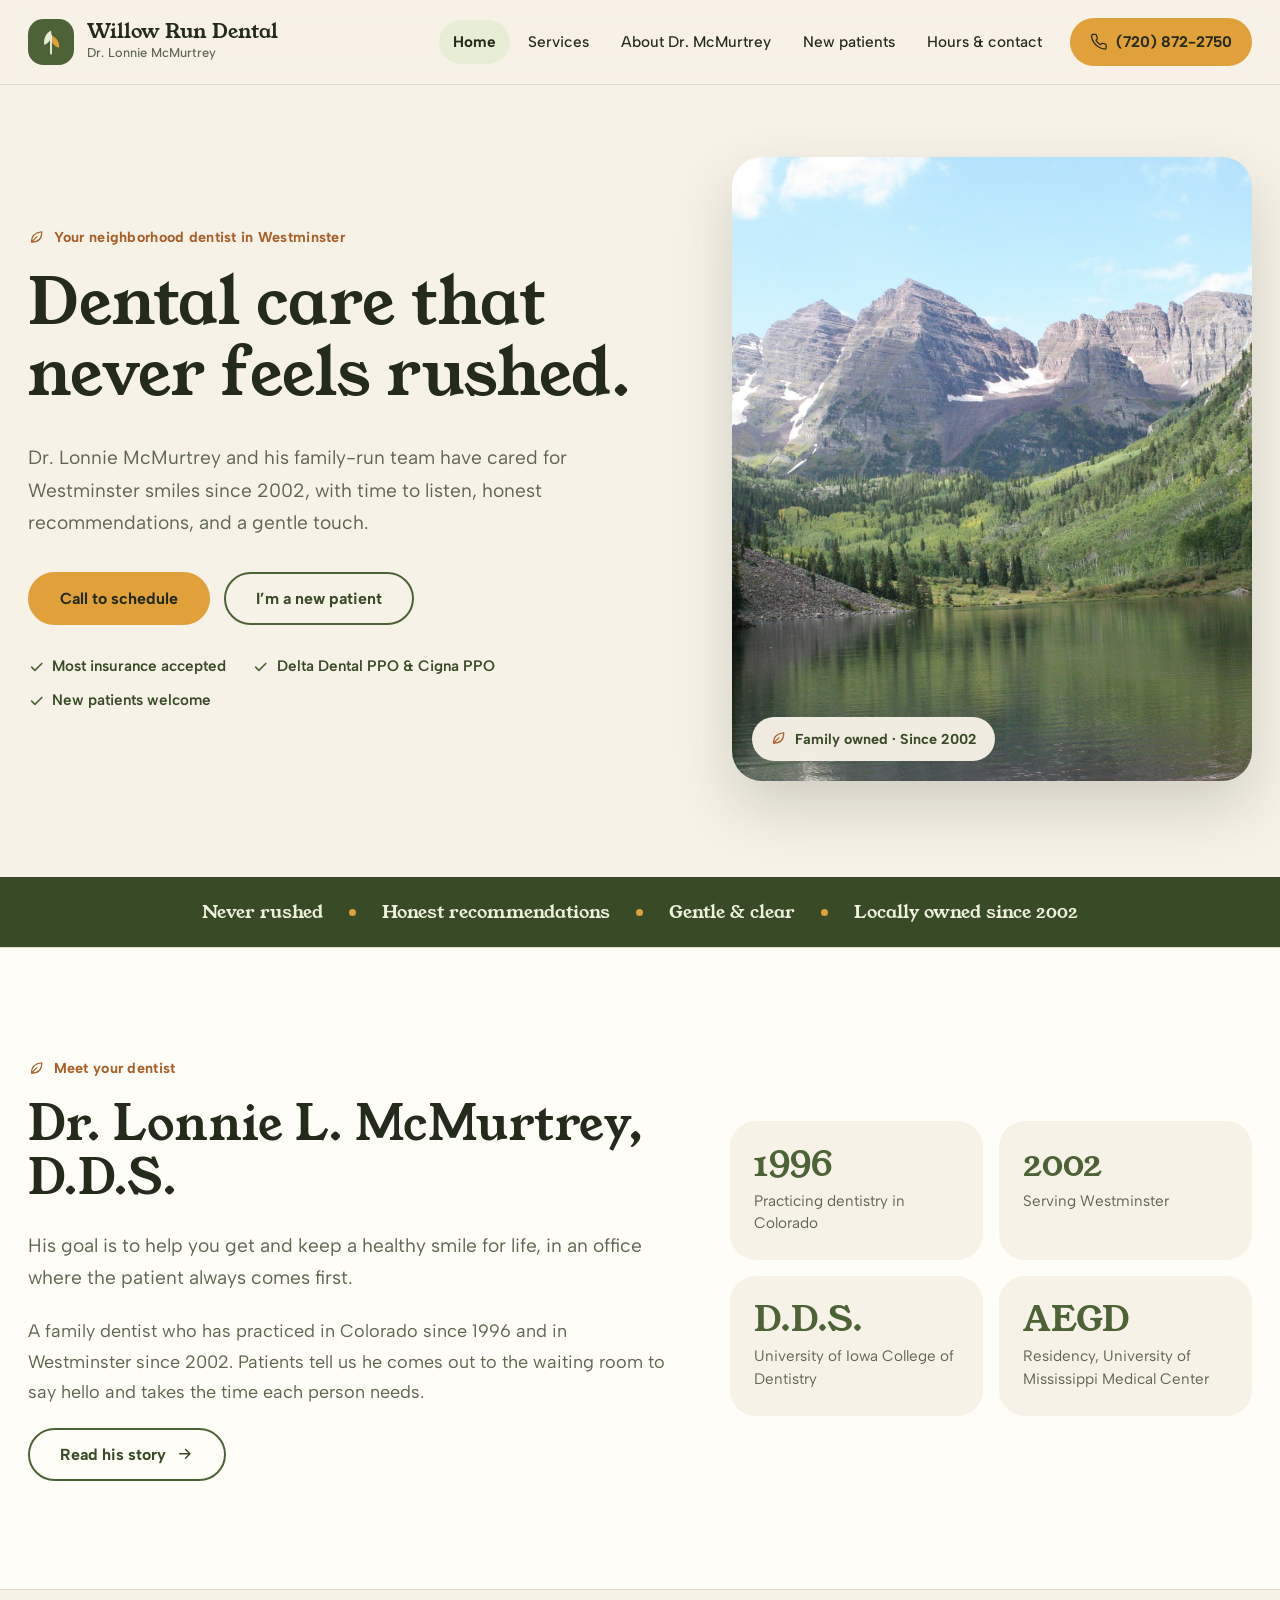
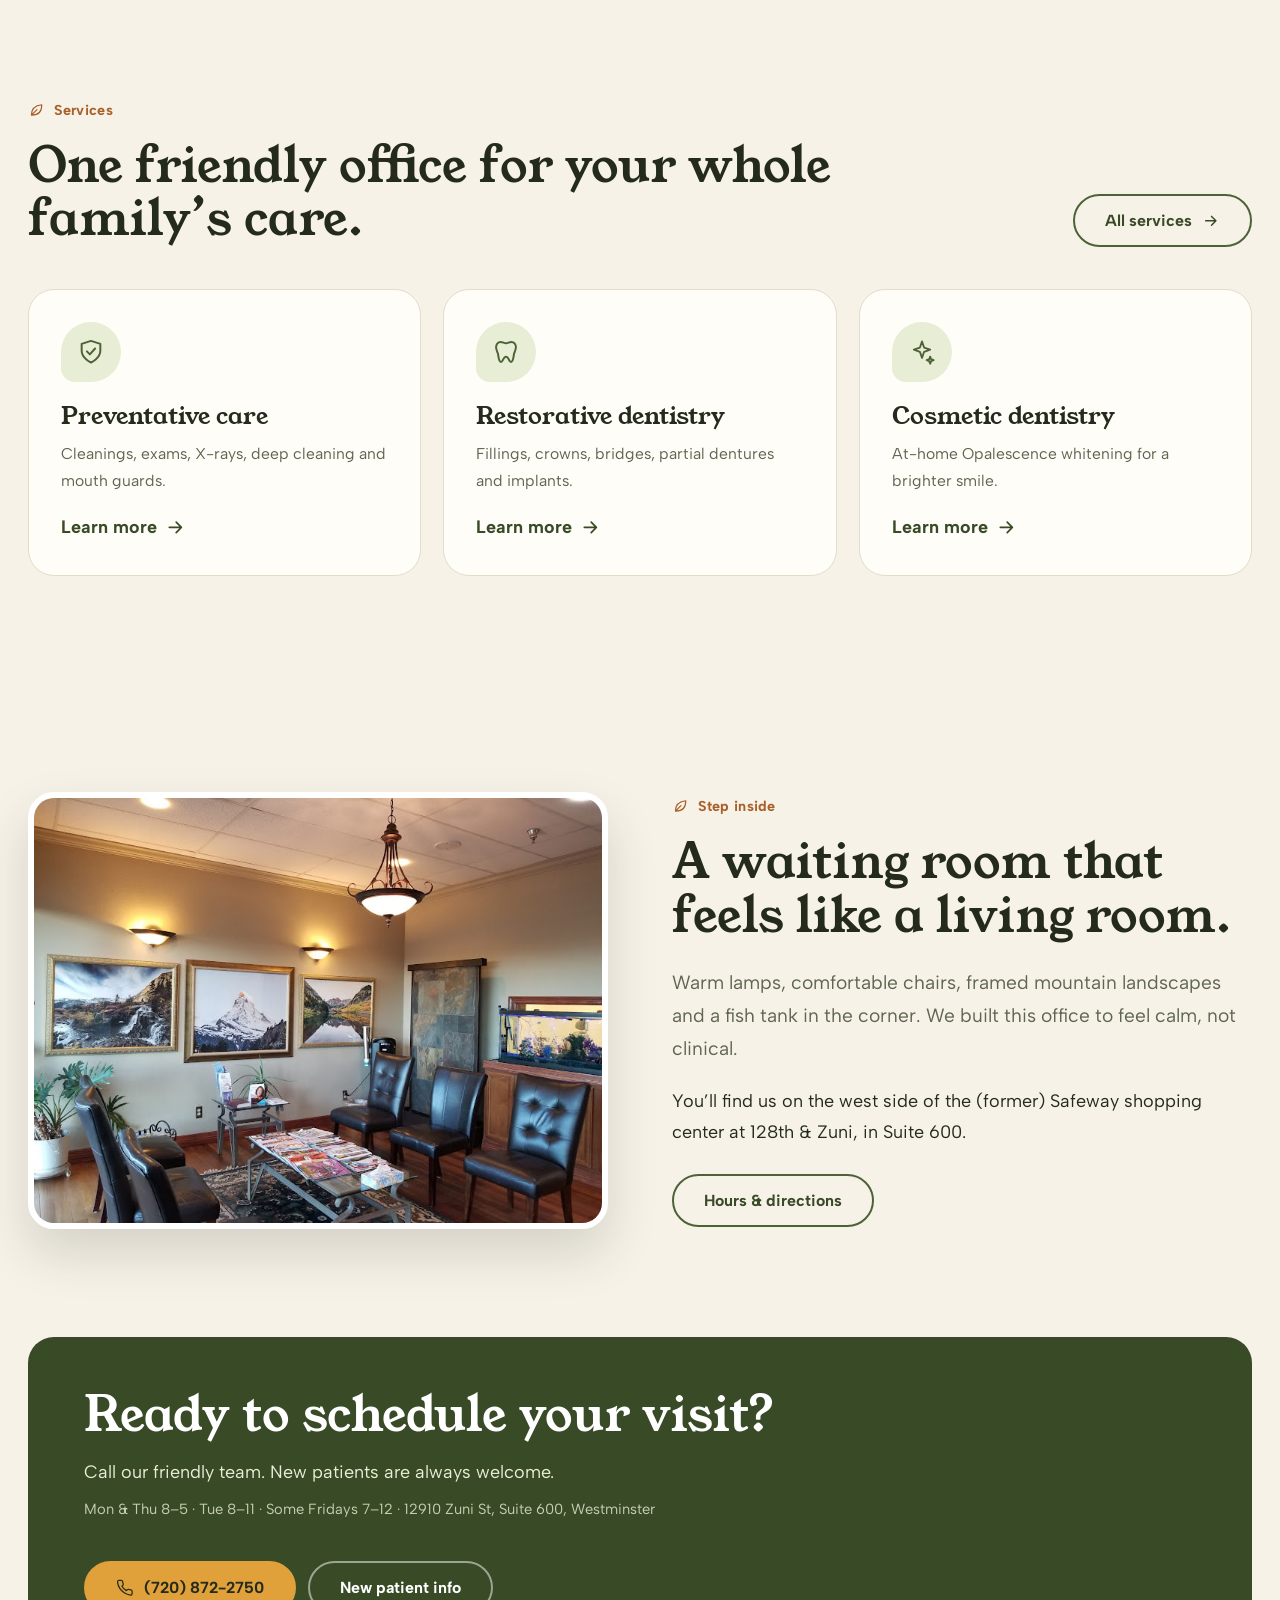
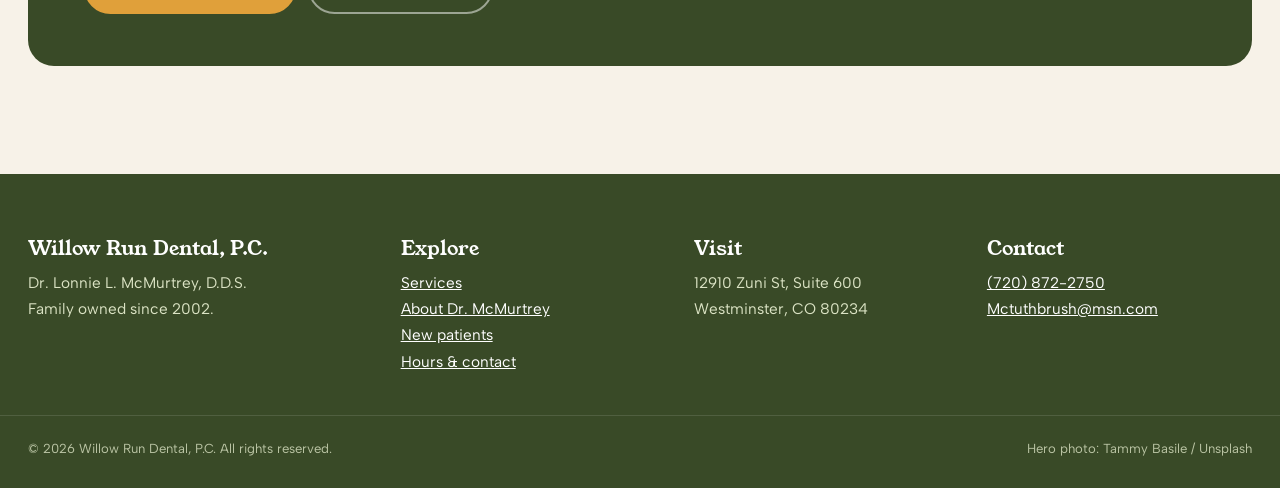
<file: index.html>
<!doctype html>
<html lang="en">
<head>
<meta charset="utf-8">
<meta name="viewport" content="width=device-width,initial-scale=1">
<title>Willow Run Dental | Family Dentist in Westminster, CO</title>
<meta name="description" content="Willow Run Dental is a family-owned practice in Westminster, Colorado. Dr. Lonnie McMurtrey and his team offer unhurried, honest dental care for the whole family. Serving neighbors since 2002.">
<link rel="icon" href="images/favicon.svg" type="image/svg+xml">
<link rel="preconnect" href="https://fonts.googleapis.com"><link rel="preconnect" href="https://fonts.gstatic.com" crossorigin>
<link href="https://fonts.googleapis.com/css2?family=Albert+Sans:wght@400;500;600;700&family=Young+Serif&display=swap" rel="stylesheet">
<link rel="stylesheet" href="styles.css">
<script type="application/ld+json">{"@context":"https://schema.org","@type":"Dentist","name":"Willow Run Dental, P.C.","founder":"Dr. Lonnie L. McMurtrey, D.D.S.","telephone":"(720) 872-2750","email":"Mctuthbrush@msn.com","foundingDate":"2002","address":{"@type":"PostalAddress","streetAddress":"12910 Zuni St, Suite 600","addressLocality":"Westminster","addressRegion":"CO","postalCode":"80234"},"openingHours":["Mo 08:00-17:00","Tu 08:00-11:00","Th 08:00-17:00"]}</script>
</head>
<body>

<svg width="0" height="0" style="position:absolute" aria-hidden="true">
  <symbol id="i-phone" viewBox="0 0 24 24"><path d="M22 16.9v3a2 2 0 0 1-2.2 2 19.8 19.8 0 0 1-8.6-3.1 19.5 19.5 0 0 1-6-6A19.8 19.8 0 0 1 2.1 4.2 2 2 0 0 1 4.1 2h3a2 2 0 0 1 2 1.7c.1 1 .4 1.9.7 2.8a2 2 0 0 1-.5 2.1L8.1 9.9a16 16 0 0 0 6 6l1.3-1.3a2 2 0 0 1 2.1-.4c.9.3 1.8.6 2.8.7a2 2 0 0 1 1.7 2z" fill="none" stroke="currentColor" stroke-width="1.7" stroke-linecap="round" stroke-linejoin="round"/></symbol>
  <symbol id="i-pin" viewBox="0 0 24 24"><path d="M20 10c0 6-8 12-8 12S4 16 4 10a8 8 0 0 1 16 0z" fill="none" stroke="currentColor" stroke-width="1.7" stroke-linejoin="round"/><circle cx="12" cy="10" r="3" fill="none" stroke="currentColor" stroke-width="1.7"/></symbol>
  <symbol id="i-clock" viewBox="0 0 24 24"><circle cx="12" cy="12" r="9" fill="none" stroke="currentColor" stroke-width="1.7"/><path d="M12 7v5l3 2" fill="none" stroke="currentColor" stroke-width="1.7" stroke-linecap="round"/></symbol>
  <symbol id="i-shield" viewBox="0 0 24 24"><path d="M12 21s8-3.600 8-10V5l-8-2.500L4 5v6c0 6.400 8 10 8 10z" fill="none" stroke="currentColor" stroke-width="1.7" stroke-linejoin="round"/><path d="m8.500 11.500 2.500 2.500 4.500-5" fill="none" stroke="currentColor" stroke-width="1.7" stroke-linecap="round" stroke-linejoin="round"/></symbol>
  <symbol id="i-tooth" viewBox="0 0 24 24"><path d="M7.500 3.500C4.800 3.500 3.500 5.700 3.500 8c0 2 1 3.500 1.600 5.500.6 2.500.5 7 2.700 7 1.800 0 1.700-4.500 4.200-4.500s2.400 4.500 4.200 4.500c2.200 0 2.100-4.500 2.700-7 .6-2 1.600-3.500 1.600-5.500 0-2.300-1.300-4.500-4-4.500-1.800 0-2.800 1-4.500 1s-2.700-1-4.500-1z" fill="none" stroke="currentColor" stroke-width="1.7" stroke-linejoin="round"/></symbol>
  <symbol id="i-spark" viewBox="0 0 24 24"><path d="M12 3l1.800 5.200L19 10l-5.200 1.800L12 17l-1.800-5.200L5 10l5.200-1.800z M19 16l.8 2.200 2.200.8-2.200.8L19 22l-.8-2.200L16 19l2.200-.8z" fill="none" stroke="currentColor" stroke-width="1.6" stroke-linejoin="round"/></symbol>
  <symbol id="i-file" viewBox="0 0 24 24"><path d="M14 3H7a2 2 0 0 0-2 2v14a2 2 0 0 0 2 2h10a2 2 0 0 0 2-2V8z M14 3v5h5 M9 13h6 M9 17h4" fill="none" stroke="currentColor" stroke-width="1.7" stroke-linecap="round" stroke-linejoin="round"/></symbol>
  <symbol id="i-check" viewBox="0 0 24 24"><path d="m5 12.500 4.500 4.500L19 7.500" fill="none" stroke="currentColor" stroke-width="2.200" stroke-linecap="round" stroke-linejoin="round"/></symbol>
  <symbol id="i-down" viewBox="0 0 24 24"><path d="M12 4v12m0 0-5-5m5 5 5-5M5 20h14" fill="none" stroke="currentColor" stroke-width="2" stroke-linecap="round" stroke-linejoin="round"/></symbol>
  <symbol id="i-right" viewBox="0 0 24 24"><path d="M5 12h14M13 6l6 6-6 6" fill="none" stroke="currentColor" stroke-width="2" stroke-linecap="round" stroke-linejoin="round"/></symbol>
  <symbol id="i-leaf" viewBox="0 0 24 24"><path d="M5 19C5 10 10 5 20 4c0 10-5 15-14 15z M5 19l8-8" fill="none" stroke="currentColor" stroke-width="1.7" stroke-linecap="round" stroke-linejoin="round"/></symbol>
</svg>

<a class="skip" href="#main">Skip to content</a>

<header class="site">
  <div class="wrap bar">
    <a class="brand" href="index.html" aria-label="Willow Run Dental, home">
      <svg class="mark" viewBox="0 0 48 48" aria-hidden="true">
        <rect width="48" height="48" rx="16" fill="#4d6236"/>
        <path d="M24 12c-5.500 3-8 8.500-7 15 5.500-2 8.500-7.500 7-15z" fill="#e8edd6"/>
        <path d="M24 17c5.500 2 9 7 8.500 13-5.500-1-9-6-8.500-13z" fill="#e0a03a"/>
        <path d="M24 36c0-8 0-14 0-19" stroke="#e8edd6" stroke-width="2" stroke-linecap="round"/>
      </svg>
      <span class="brand-text"><b>Willow Run Dental</b><small>Dr. Lonnie McMurtrey</small></span>
    </a>
    <button class="menu-btn" aria-expanded="false" aria-controls="nav">Menu</button>
    <nav id="nav" aria-label="Main">
      <a href="index.html" aria-current="page">Home</a>
      <a href="services.html">Services</a>
      <a href="about.html">About Dr. McMurtrey</a>
      <a href="new-patients.html">New patients</a>
      <a href="contact.html">Hours &amp; contact</a>
      <a class="phone" href="tel:+17208722750"><svg class="ic"><use href="#i-phone"/></svg>(720) 872-2750</a>
    </nav>
  </div>
</header>

<main id="main">

<!-- HERO -->
<section class="hero" id="top">
  <div class="wrap hero-grid">
    <div class="hero-copy">
      <p class="eyebrow"><svg class="ic"><use href="#i-leaf"/></svg>Your neighborhood dentist in Westminster</p>
      <h1>Dental care that never feels rushed.</h1>
      <p class="lead">Dr. Lonnie McMurtrey and his family-run team have cared for Westminster smiles since 2002, with time to listen, honest recommendations, and a gentle touch.</p>
      <div class="actions">
        <a class="btn" href="tel:+17208722750">Call to schedule</a>
        <a class="btn ghost" href="new-patients.html">I’m a new patient</a>
      </div>
      <ul class="ticks">
        <li><svg class="ic"><use href="#i-check"/></svg>Most insurance accepted</li>
        <li><svg class="ic"><use href="#i-check"/></svg>Delta Dental PPO &amp; Cigna PPO</li>
        <li><svg class="ic"><use href="#i-check"/></svg>New patients welcome</li>
      </ul>
    </div>
    <div class="hero-photo">
      <img src="images/hero-maroon-bells.jpg" alt="Maroon Bells peaks reflected in a calm Colorado mountain lake" width="1600" height="1067" fetchpriority="high">
      <p class="hero-tag"><svg class="ic"><use href="#i-leaf"/></svg>Family owned · Since 2002</p>
    </div>
  </div>
</section>

<!-- BAND -->
<div class="band" aria-label="Highlights"><div class="wrap">
  <span>Never rushed</span><i></i><span>Honest recommendations</span><i></i><span>Gentle &amp; clear</span><i></i><span>Locally owned since 2002</span>
</div></div>

<!-- DOCTOR TEASER -->
<section class="doc-teaser">
  <div class="wrap teaser-grid">
    <div>
      <p class="eyebrow"><svg class="ic"><use href="#i-leaf"/></svg>Meet your dentist</p>
      <h2>Dr. Lonnie L. McMurtrey, D.D.S.</h2>
      <p class="lead">His goal is to help you get and keep a healthy smile for life, in an office where the patient always comes first.</p>
      <p>A family dentist who has practiced in Colorado since 1996 and in Westminster since 2002. Patients tell us he comes out to the waiting room to say hello and takes the time each person needs.</p>
      <a class="btn ghost" href="about.html">Read his story <svg class="ic"><use href="#i-right"/></svg></a>
    </div>
    <ul class="facts">
      <li><b>1996</b><span>Practicing dentistry in Colorado</span></li>
      <li><b>2002</b><span>Serving Westminster</span></li>
      <li><b>D.D.S.</b><span>University of Iowa College of Dentistry</span></li>
      <li><b>AEGD</b><span>Residency, University of Mississippi Medical Center</span></li>
    </ul>
  </div>
</section>

<!-- SERVICES TEASER -->
<section class="svc-teaser">
  <div class="wrap">
    <div class="teaser-head">
      <div><p class="eyebrow"><svg class="ic"><use href="#i-leaf"/></svg>Services</p><h2>One friendly office for your whole family’s care.</h2></div>
      <a class="btn ghost" href="services.html">All services <svg class="ic"><use href="#i-right"/></svg></a>
    </div>
    <div class="link-cards">
      <a class="lcard" href="services.html"><span class="lc-ic"><svg class="ic big"><use href="#i-shield"/></svg></span><h3>Preventative care</h3><p>Cleanings, exams, X-rays, deep cleaning and mouth guards.</p><span class="more">Learn more <svg class="ic"><use href="#i-right"/></svg></span></a>
      <a class="lcard" href="services.html"><span class="lc-ic"><svg class="ic big"><use href="#i-tooth"/></svg></span><h3>Restorative dentistry</h3><p>Fillings, crowns, bridges, partial dentures and implants.</p><span class="more">Learn more <svg class="ic"><use href="#i-right"/></svg></span></a>
      <a class="lcard" href="services.html"><span class="lc-ic"><svg class="ic big"><use href="#i-spark"/></svg></span><h3>Cosmetic dentistry</h3><p>At-home Opalescence whitening for a brighter smile.</p><span class="more">Learn more <svg class="ic"><use href="#i-right"/></svg></span></a>
    </div>
  </div>
</section>

<!-- OFFICE -->
<section class="office" id="office">
  <div class="wrap office-grid">
    <figure class="office-photo">
      <img src="images/office.jpg" alt="Willow Run Dental waiting room with framed mountain landscapes, leather chairs and a fish tank" width="758" height="568" loading="lazy">
    </figure>
    <div>
      <p class="eyebrow"><svg class="ic"><use href="#i-leaf"/></svg>Step inside</p>
      <h2>A waiting room that feels like a living room.</h2>
      <p class="lead">Warm lamps, comfortable chairs, framed mountain landscapes and a fish tank in the corner. We built this office to feel calm, not clinical.</p>
      <p>You’ll find us on the west side of the (former) Safeway shopping center at 128th &amp; Zuni, in Suite 600.</p>
      <a class="btn ghost" href="contact.html">Hours &amp; directions</a>
    </div>
  </div>
</section>

<section class="cta">
  <div class="wrap">
    <div class="cta-band">
      <div>
        <h2>Ready to schedule your visit?</h2>
        <p>Call our friendly team. New patients are always welcome.</p>
        <p class="cta-hours">Mon &amp; Thu 8–5 · Tue 8–11 · Some Fridays 7–12 · 12910 Zuni St, Suite 600, Westminster</p>
      </div>
      <div class="cta-actions">
        <a class="btn" href="tel:+17208722750"><svg class="ic"><use href="#i-phone"/></svg>(720) 872-2750</a>
        <a class="btn ghost-light" href="new-patients.html">New patient info</a>
      </div>
    </div>
  </div>
</section>


</main>

<footer>
  <div class="wrap foot">
    <div><b>Willow Run Dental, P.C.</b><p>Dr. Lonnie L. McMurtrey, D.D.S.<br>Family owned since 2002.</p></div>
    <div><b>Explore</b><p><a href="services.html">Services</a><br><a href="about.html">About Dr. McMurtrey</a><br><a href="new-patients.html">New patients</a><br><a href="contact.html">Hours &amp; contact</a></p></div>
    <div><b>Visit</b><p>12910 Zuni St, Suite 600<br>Westminster, CO 80234</p></div>
    <div><b>Contact</b><p><a href="tel:+17208722750">(720) 872-2750</a><br><a href="mailto:Mctuthbrush@msn.com">Mctuthbrush@msn.com</a></p></div>
  </div>
  <div class="wrap legal"><span>© 2026 Willow Run Dental, P.C. All rights reserved.</span><span>Hero photo: Tammy Basile / Unsplash</span></div>
</footer>

<script src="script.js"></script>
</body>
</html>
</file>
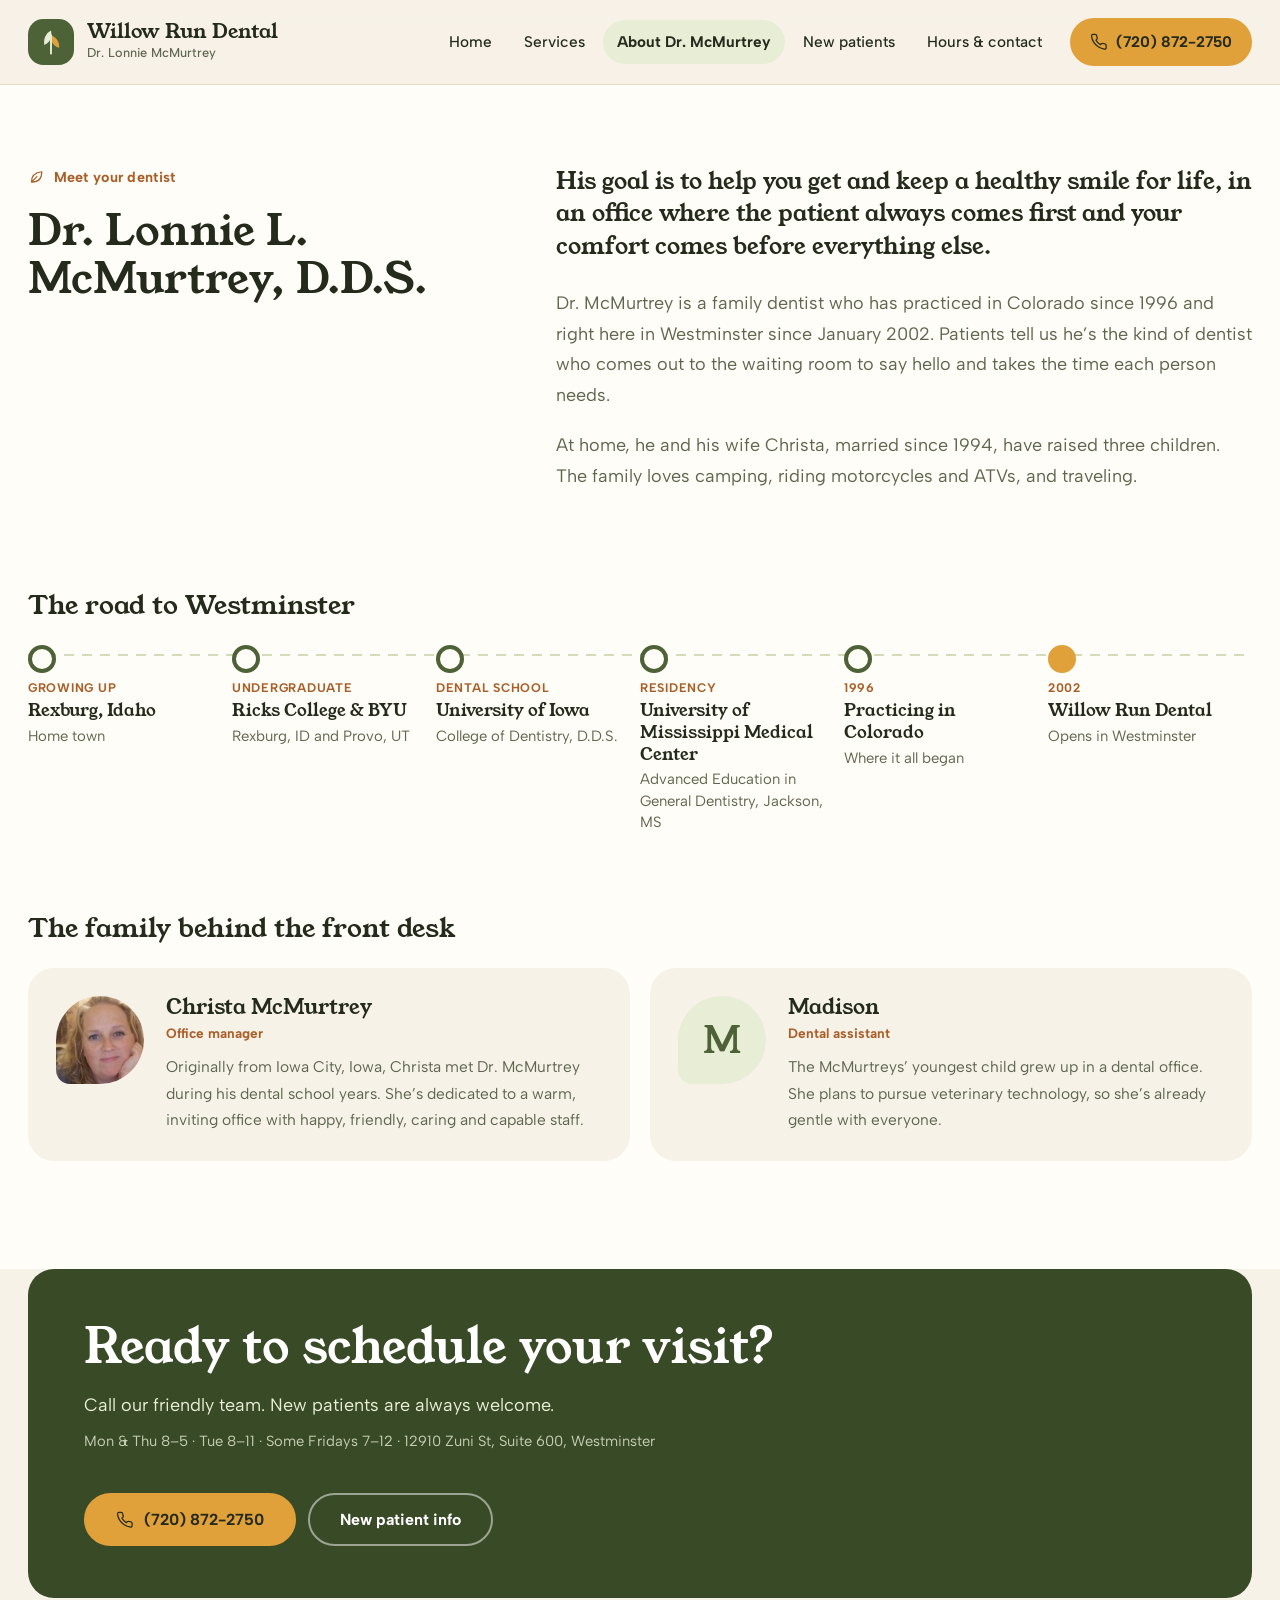
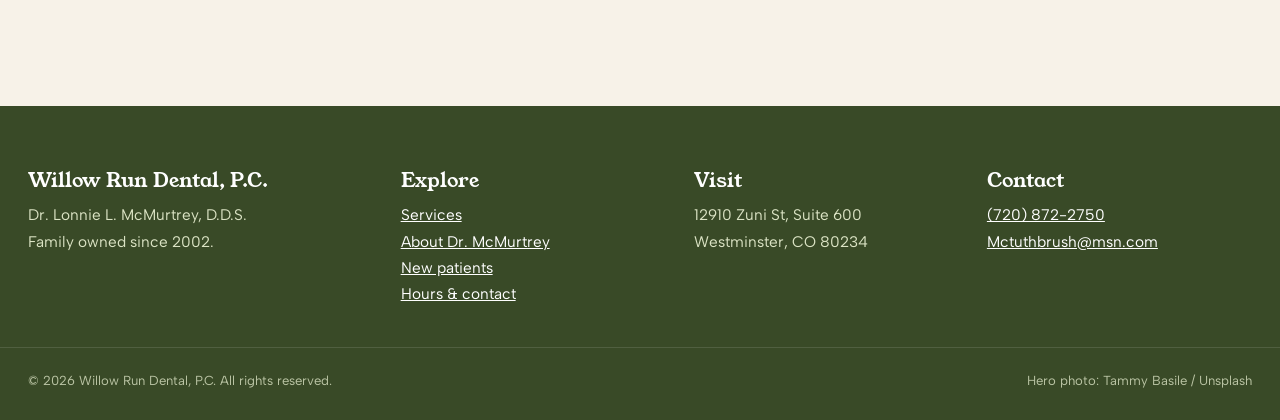
<file: about.html>
<!doctype html>
<html lang="en">
<head>
<meta charset="utf-8">
<meta name="viewport" content="width=device-width,initial-scale=1">
<title>Meet Dr. McMurtrey | Willow Run Dental, Westminster CO</title>
<meta name="description" content="Dr. Lonnie McMurtrey has practiced dentistry in Colorado since 1996 and in Westminster since 2002. Meet him and the family behind Willow Run Dental.">
<link rel="icon" href="images/favicon.svg" type="image/svg+xml">
<link rel="preconnect" href="https://fonts.googleapis.com"><link rel="preconnect" href="https://fonts.gstatic.com" crossorigin>
<link href="https://fonts.googleapis.com/css2?family=Albert+Sans:wght@400;500;600;700&family=Young+Serif&display=swap" rel="stylesheet">
<link rel="stylesheet" href="styles.css">
<script type="application/ld+json">{"@context":"https://schema.org","@type":"Dentist","name":"Willow Run Dental, P.C.","founder":"Dr. Lonnie L. McMurtrey, D.D.S.","telephone":"(720) 872-2750","email":"Mctuthbrush@msn.com","foundingDate":"2002","address":{"@type":"PostalAddress","streetAddress":"12910 Zuni St, Suite 600","addressLocality":"Westminster","addressRegion":"CO","postalCode":"80234"},"openingHours":["Mo 08:00-17:00","Tu 08:00-11:00","Th 08:00-17:00"]}</script>
</head>
<body>

<svg width="0" height="0" style="position:absolute" aria-hidden="true">
  <symbol id="i-phone" viewBox="0 0 24 24"><path d="M22 16.9v3a2 2 0 0 1-2.2 2 19.8 19.8 0 0 1-8.6-3.1 19.5 19.5 0 0 1-6-6A19.8 19.8 0 0 1 2.1 4.2 2 2 0 0 1 4.1 2h3a2 2 0 0 1 2 1.7c.1 1 .4 1.9.7 2.8a2 2 0 0 1-.5 2.1L8.1 9.9a16 16 0 0 0 6 6l1.3-1.3a2 2 0 0 1 2.1-.4c.9.3 1.8.6 2.8.7a2 2 0 0 1 1.7 2z" fill="none" stroke="currentColor" stroke-width="1.7" stroke-linecap="round" stroke-linejoin="round"/></symbol>
  <symbol id="i-pin" viewBox="0 0 24 24"><path d="M20 10c0 6-8 12-8 12S4 16 4 10a8 8 0 0 1 16 0z" fill="none" stroke="currentColor" stroke-width="1.7" stroke-linejoin="round"/><circle cx="12" cy="10" r="3" fill="none" stroke="currentColor" stroke-width="1.7"/></symbol>
  <symbol id="i-clock" viewBox="0 0 24 24"><circle cx="12" cy="12" r="9" fill="none" stroke="currentColor" stroke-width="1.7"/><path d="M12 7v5l3 2" fill="none" stroke="currentColor" stroke-width="1.7" stroke-linecap="round"/></symbol>
  <symbol id="i-shield" viewBox="0 0 24 24"><path d="M12 21s8-3.600 8-10V5l-8-2.500L4 5v6c0 6.400 8 10 8 10z" fill="none" stroke="currentColor" stroke-width="1.7" stroke-linejoin="round"/><path d="m8.500 11.500 2.500 2.500 4.500-5" fill="none" stroke="currentColor" stroke-width="1.7" stroke-linecap="round" stroke-linejoin="round"/></symbol>
  <symbol id="i-tooth" viewBox="0 0 24 24"><path d="M7.500 3.500C4.800 3.500 3.500 5.700 3.500 8c0 2 1 3.500 1.600 5.500.6 2.500.5 7 2.700 7 1.800 0 1.700-4.500 4.200-4.500s2.400 4.500 4.200 4.500c2.200 0 2.100-4.500 2.700-7 .6-2 1.600-3.500 1.600-5.500 0-2.300-1.300-4.500-4-4.500-1.800 0-2.800 1-4.500 1s-2.700-1-4.500-1z" fill="none" stroke="currentColor" stroke-width="1.7" stroke-linejoin="round"/></symbol>
  <symbol id="i-spark" viewBox="0 0 24 24"><path d="M12 3l1.800 5.200L19 10l-5.200 1.800L12 17l-1.800-5.200L5 10l5.200-1.800z M19 16l.8 2.200 2.200.8-2.200.8L19 22l-.8-2.200L16 19l2.200-.8z" fill="none" stroke="currentColor" stroke-width="1.6" stroke-linejoin="round"/></symbol>
  <symbol id="i-file" viewBox="0 0 24 24"><path d="M14 3H7a2 2 0 0 0-2 2v14a2 2 0 0 0 2 2h10a2 2 0 0 0 2-2V8z M14 3v5h5 M9 13h6 M9 17h4" fill="none" stroke="currentColor" stroke-width="1.7" stroke-linecap="round" stroke-linejoin="round"/></symbol>
  <symbol id="i-check" viewBox="0 0 24 24"><path d="m5 12.500 4.500 4.500L19 7.500" fill="none" stroke="currentColor" stroke-width="2.200" stroke-linecap="round" stroke-linejoin="round"/></symbol>
  <symbol id="i-down" viewBox="0 0 24 24"><path d="M12 4v12m0 0-5-5m5 5 5-5M5 20h14" fill="none" stroke="currentColor" stroke-width="2" stroke-linecap="round" stroke-linejoin="round"/></symbol>
  <symbol id="i-right" viewBox="0 0 24 24"><path d="M5 12h14M13 6l6 6-6 6" fill="none" stroke="currentColor" stroke-width="2" stroke-linecap="round" stroke-linejoin="round"/></symbol>
  <symbol id="i-leaf" viewBox="0 0 24 24"><path d="M5 19C5 10 10 5 20 4c0 10-5 15-14 15z M5 19l8-8" fill="none" stroke="currentColor" stroke-width="1.7" stroke-linecap="round" stroke-linejoin="round"/></symbol>
</svg>

<a class="skip" href="#main">Skip to content</a>

<header class="site">
  <div class="wrap bar">
    <a class="brand" href="index.html" aria-label="Willow Run Dental, home">
      <svg class="mark" viewBox="0 0 48 48" aria-hidden="true">
        <rect width="48" height="48" rx="16" fill="#4d6236"/>
        <path d="M24 12c-5.500 3-8 8.500-7 15 5.500-2 8.500-7.500 7-15z" fill="#e8edd6"/>
        <path d="M24 17c5.500 2 9 7 8.500 13-5.500-1-9-6-8.500-13z" fill="#e0a03a"/>
        <path d="M24 36c0-8 0-14 0-19" stroke="#e8edd6" stroke-width="2" stroke-linecap="round"/>
      </svg>
      <span class="brand-text"><b>Willow Run Dental</b><small>Dr. Lonnie McMurtrey</small></span>
    </a>
    <button class="menu-btn" aria-expanded="false" aria-controls="nav">Menu</button>
    <nav id="nav" aria-label="Main">
      <a href="index.html">Home</a>
      <a href="services.html">Services</a>
      <a href="about.html" aria-current="page">About Dr. McMurtrey</a>
      <a href="new-patients.html">New patients</a>
      <a href="contact.html">Hours &amp; contact</a>
      <a class="phone" href="tel:+17208722750"><svg class="ic"><use href="#i-phone"/></svg>(720) 872-2750</a>
    </nav>
  </div>
</header>

<main id="main">

<!-- ABOUT -->
<section class="about first" id="about">
  <div class="wrap">
    <div class="about-top">
      <div>
        <p class="eyebrow"><svg class="ic"><use href="#i-leaf"/></svg>Meet your dentist</p>
        <h1 class="h2like">Dr. Lonnie L. McMurtrey, D.D.S.</h1>
      </div>
      <div class="about-text">
        <p class="big">His goal is to help you get and keep a healthy smile for life, in an office where the patient always comes first and your comfort comes before everything else.</p>
        <p>Dr. McMurtrey is a family dentist who has practiced in Colorado since 1996 and right here in Westminster since January 2002. Patients tell us he’s the kind of dentist who comes out to the waiting room to say hello and takes the time each person needs.</p>
        <p>At home, he and his wife Christa, married since 1994, have raised three children. The family loves camping, riding motorcycles and ATVs, and traveling.</p>
      </div>
    </div>

    <h3 class="sub">The road to Westminster</h3>
    <ol class="road">
      <li><span class="when">Growing up</span><b>Rexburg, Idaho</b><span>Home town</span></li>
      <li><span class="when">Undergraduate</span><b>Ricks College &amp; BYU</b><span>Rexburg, ID and Provo, UT</span></li>
      <li><span class="when">Dental school</span><b>University of Iowa</b><span>College of Dentistry, D.D.S.</span></li>
      <li><span class="when">Residency</span><b>University of Mississippi Medical Center</b><span>Advanced Education in General Dentistry, Jackson, MS</span></li>
      <li><span class="when">1996</span><b>Practicing in Colorado</b><span>Where it all began</span></li>
      <li><span class="when">2002</span><b>Willow Run Dental</b><span>Opens in Westminster</span></li>
    </ol>

    <h3 class="sub">The family behind the front desk</h3>
    <div class="team">
      <article>
        <img src="images/christa.jpg" alt="Christa McMurtrey" width="96" height="96">
        <div><h4>Christa McMurtrey</h4><p class="role">Office manager</p><p>Originally from Iowa City, Iowa, Christa met Dr. McMurtrey during his dental school years. She’s dedicated to a warm, inviting office with happy, friendly, caring and capable staff.</p></div>
      </article>
      <article>
        <div class="mono" aria-hidden="true">M</div>
        <div><h4>Madison</h4><p class="role">Dental assistant</p><p>The McMurtreys’ youngest child grew up in a dental office. She plans to pursue veterinary technology, so she’s already gentle with everyone.</p></div>
      </article>
    </div>
  </div>
</section>

<section class="cta">
  <div class="wrap">
    <div class="cta-band">
      <div>
        <h2>Ready to schedule your visit?</h2>
        <p>Call our friendly team. New patients are always welcome.</p>
        <p class="cta-hours">Mon &amp; Thu 8–5 · Tue 8–11 · Some Fridays 7–12 · 12910 Zuni St, Suite 600, Westminster</p>
      </div>
      <div class="cta-actions">
        <a class="btn" href="tel:+17208722750"><svg class="ic"><use href="#i-phone"/></svg>(720) 872-2750</a>
        <a class="btn ghost-light" href="new-patients.html">New patient info</a>
      </div>
    </div>
  </div>
</section>


</main>

<footer>
  <div class="wrap foot">
    <div><b>Willow Run Dental, P.C.</b><p>Dr. Lonnie L. McMurtrey, D.D.S.<br>Family owned since 2002.</p></div>
    <div><b>Explore</b><p><a href="services.html">Services</a><br><a href="about.html">About Dr. McMurtrey</a><br><a href="new-patients.html">New patients</a><br><a href="contact.html">Hours &amp; contact</a></p></div>
    <div><b>Visit</b><p>12910 Zuni St, Suite 600<br>Westminster, CO 80234</p></div>
    <div><b>Contact</b><p><a href="tel:+17208722750">(720) 872-2750</a><br><a href="mailto:Mctuthbrush@msn.com">Mctuthbrush@msn.com</a></p></div>
  </div>
  <div class="wrap legal"><span>© 2026 Willow Run Dental, P.C. All rights reserved.</span><span>Hero photo: Tammy Basile / Unsplash</span></div>
</footer>

<script src="script.js"></script>
</body>
</html>
</file>
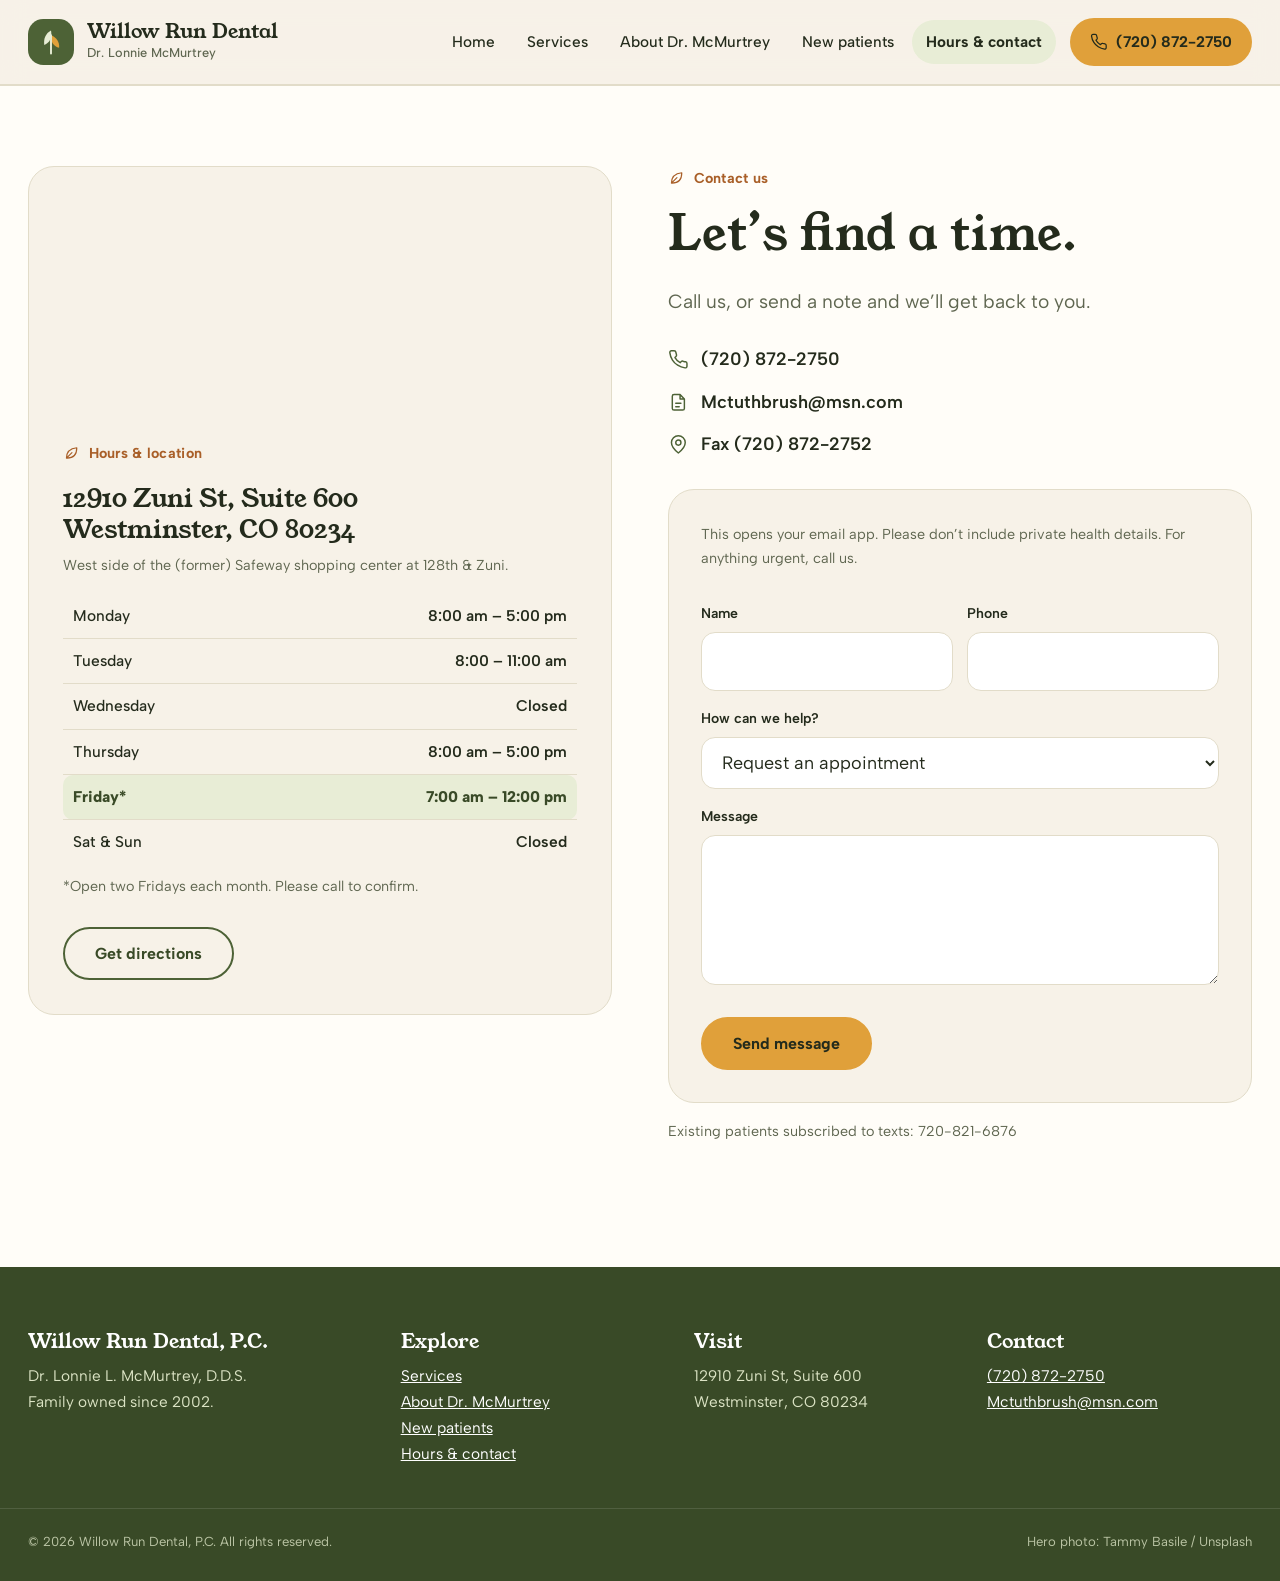
<file: contact.html>
<!doctype html>
<html lang="en">
<head>
<meta charset="utf-8">
<meta name="viewport" content="width=device-width,initial-scale=1">
<title>Hours &amp; Contact | Willow Run Dental, Westminster CO</title>
<meta name="description" content="Office hours, directions, phone and email for Willow Run Dental, 12910 Zuni St, Suite 600, Westminster, CO 80234.">
<link rel="icon" href="images/favicon.svg" type="image/svg+xml">
<link rel="preconnect" href="https://fonts.googleapis.com"><link rel="preconnect" href="https://fonts.gstatic.com" crossorigin>
<link href="https://fonts.googleapis.com/css2?family=Albert+Sans:wght@400;500;600;700&family=Young+Serif&display=swap" rel="stylesheet">
<link rel="stylesheet" href="styles.css">
<script type="application/ld+json">{"@context":"https://schema.org","@type":"Dentist","name":"Willow Run Dental, P.C.","founder":"Dr. Lonnie L. McMurtrey, D.D.S.","telephone":"(720) 872-2750","email":"Mctuthbrush@msn.com","foundingDate":"2002","address":{"@type":"PostalAddress","streetAddress":"12910 Zuni St, Suite 600","addressLocality":"Westminster","addressRegion":"CO","postalCode":"80234"},"openingHours":["Mo 08:00-17:00","Tu 08:00-11:00","Th 08:00-17:00"]}</script>
</head>
<body>

<svg width="0" height="0" style="position:absolute" aria-hidden="true">
  <symbol id="i-phone" viewBox="0 0 24 24"><path d="M22 16.9v3a2 2 0 0 1-2.2 2 19.8 19.8 0 0 1-8.6-3.1 19.5 19.5 0 0 1-6-6A19.8 19.8 0 0 1 2.1 4.2 2 2 0 0 1 4.1 2h3a2 2 0 0 1 2 1.7c.1 1 .4 1.9.7 2.8a2 2 0 0 1-.5 2.1L8.1 9.9a16 16 0 0 0 6 6l1.3-1.3a2 2 0 0 1 2.1-.4c.9.3 1.8.6 2.8.7a2 2 0 0 1 1.7 2z" fill="none" stroke="currentColor" stroke-width="1.7" stroke-linecap="round" stroke-linejoin="round"/></symbol>
  <symbol id="i-pin" viewBox="0 0 24 24"><path d="M20 10c0 6-8 12-8 12S4 16 4 10a8 8 0 0 1 16 0z" fill="none" stroke="currentColor" stroke-width="1.7" stroke-linejoin="round"/><circle cx="12" cy="10" r="3" fill="none" stroke="currentColor" stroke-width="1.7"/></symbol>
  <symbol id="i-clock" viewBox="0 0 24 24"><circle cx="12" cy="12" r="9" fill="none" stroke="currentColor" stroke-width="1.7"/><path d="M12 7v5l3 2" fill="none" stroke="currentColor" stroke-width="1.7" stroke-linecap="round"/></symbol>
  <symbol id="i-shield" viewBox="0 0 24 24"><path d="M12 21s8-3.600 8-10V5l-8-2.500L4 5v6c0 6.400 8 10 8 10z" fill="none" stroke="currentColor" stroke-width="1.7" stroke-linejoin="round"/><path d="m8.500 11.500 2.500 2.500 4.500-5" fill="none" stroke="currentColor" stroke-width="1.7" stroke-linecap="round" stroke-linejoin="round"/></symbol>
  <symbol id="i-tooth" viewBox="0 0 24 24"><path d="M7.500 3.500C4.800 3.500 3.500 5.700 3.500 8c0 2 1 3.500 1.600 5.500.6 2.500.5 7 2.700 7 1.800 0 1.700-4.500 4.200-4.500s2.400 4.500 4.200 4.500c2.200 0 2.100-4.500 2.700-7 .6-2 1.600-3.500 1.600-5.500 0-2.300-1.300-4.500-4-4.500-1.800 0-2.800 1-4.500 1s-2.700-1-4.500-1z" fill="none" stroke="currentColor" stroke-width="1.7" stroke-linejoin="round"/></symbol>
  <symbol id="i-spark" viewBox="0 0 24 24"><path d="M12 3l1.800 5.200L19 10l-5.200 1.800L12 17l-1.800-5.200L5 10l5.200-1.800z M19 16l.8 2.200 2.200.8-2.200.8L19 22l-.8-2.200L16 19l2.200-.8z" fill="none" stroke="currentColor" stroke-width="1.6" stroke-linejoin="round"/></symbol>
  <symbol id="i-file" viewBox="0 0 24 24"><path d="M14 3H7a2 2 0 0 0-2 2v14a2 2 0 0 0 2 2h10a2 2 0 0 0 2-2V8z M14 3v5h5 M9 13h6 M9 17h4" fill="none" stroke="currentColor" stroke-width="1.7" stroke-linecap="round" stroke-linejoin="round"/></symbol>
  <symbol id="i-check" viewBox="0 0 24 24"><path d="m5 12.500 4.500 4.500L19 7.500" fill="none" stroke="currentColor" stroke-width="2.200" stroke-linecap="round" stroke-linejoin="round"/></symbol>
  <symbol id="i-down" viewBox="0 0 24 24"><path d="M12 4v12m0 0-5-5m5 5 5-5M5 20h14" fill="none" stroke="currentColor" stroke-width="2" stroke-linecap="round" stroke-linejoin="round"/></symbol>
  <symbol id="i-right" viewBox="0 0 24 24"><path d="M5 12h14M13 6l6 6-6 6" fill="none" stroke="currentColor" stroke-width="2" stroke-linecap="round" stroke-linejoin="round"/></symbol>
  <symbol id="i-leaf" viewBox="0 0 24 24"><path d="M5 19C5 10 10 5 20 4c0 10-5 15-14 15z M5 19l8-8" fill="none" stroke="currentColor" stroke-width="1.7" stroke-linecap="round" stroke-linejoin="round"/></symbol>
</svg>

<a class="skip" href="#main">Skip to content</a>

<header class="site">
  <div class="wrap bar">
    <a class="brand" href="index.html" aria-label="Willow Run Dental, home">
      <svg class="mark" viewBox="0 0 48 48" aria-hidden="true">
        <rect width="48" height="48" rx="16" fill="#4d6236"/>
        <path d="M24 12c-5.500 3-8 8.500-7 15 5.500-2 8.500-7.500 7-15z" fill="#e8edd6"/>
        <path d="M24 17c5.500 2 9 7 8.500 13-5.500-1-9-6-8.500-13z" fill="#e0a03a"/>
        <path d="M24 36c0-8 0-14 0-19" stroke="#e8edd6" stroke-width="2" stroke-linecap="round"/>
      </svg>
      <span class="brand-text"><b>Willow Run Dental</b><small>Dr. Lonnie McMurtrey</small></span>
    </a>
    <button class="menu-btn" aria-expanded="false" aria-controls="nav">Menu</button>
    <nav id="nav" aria-label="Main">
      <a href="index.html">Home</a>
      <a href="services.html">Services</a>
      <a href="about.html">About Dr. McMurtrey</a>
      <a href="new-patients.html">New patients</a>
      <a href="contact.html" aria-current="page">Hours &amp; contact</a>
      <a class="phone" href="tel:+17208722750"><svg class="ic"><use href="#i-phone"/></svg>(720) 872-2750</a>
    </nav>
  </div>
</header>

<main id="main">

<!-- VISIT -->
<section class="visit first" id="visit">
  <div class="wrap visit-grid">
    <div class="visit-card">
      <iframe class="map" title="Map showing Willow Run Dental" loading="lazy" src="https://www.google.com/maps?q=12910+Zuni+St+Suite+600+Westminster+CO+80234&amp;output=embed"></iframe>
      <div class="vc-body">
        <p class="eyebrow"><svg class="ic"><use href="#i-leaf"/></svg>Hours &amp; location</p>
        <address>12910 Zuni St, Suite 600<br>Westminster, CO 80234</address>
        <p class="fine">West side of the (former) Safeway shopping center at 128th &amp; Zuni.</p>
        <table class="hours" aria-label="Office hours">
          <tr data-day="1"><th>Monday</th><td>8:00 am – 5:00 pm</td></tr>
          <tr data-day="2"><th>Tuesday</th><td>8:00 – 11:00 am</td></tr>
          <tr data-day="3"><th>Wednesday</th><td>Closed</td></tr>
          <tr data-day="4"><th>Thursday</th><td>8:00 am – 5:00 pm</td></tr>
          <tr data-day="5"><th>Friday*</th><td>7:00 am – 12:00 pm</td></tr>
          <tr><th>Sat &amp; Sun</th><td>Closed</td></tr>
        </table>
        <p class="fine">*Open two Fridays each month. Please call to confirm.</p>
        <a class="btn ghost" href="https://www.google.com/maps/search/?api=1&query=Willow+Run+Dental+12910+Zuni+St+Westminster+CO">Get directions</a>
      </div>
    </div>

    <div class="contact-col">
      <p class="eyebrow"><svg class="ic"><use href="#i-leaf"/></svg>Contact us</p>
      <h1 class="h2like">Let’s find a time.</h1>
      <p class="lead">Call us, or send a note and we’ll get back to you.</p>
      <p class="lines">
        <a href="tel:+17208722750"><svg class="ic"><use href="#i-phone"/></svg>(720) 872-2750</a>
        <a href="mailto:Mctuthbrush@msn.com"><svg class="ic"><use href="#i-file"/></svg>Mctuthbrush@msn.com</a>
        <span><svg class="ic"><use href="#i-pin"/></svg>Fax (720) 872-2752</span>
      </p>
      <form id="contact-form">
        <p class="fine">This opens your email app. Please don’t include private health details. For anything urgent, call us.</p>
        <div class="two"><div><label for="name">Name</label><input id="name" name="name" required autocomplete="name"></div>
        <div><label for="phone">Phone</label><input id="phone" name="phone" type="tel" autocomplete="tel"></div></div>
        <label for="subject">How can we help?</label>
        <select id="subject" name="subject"><option>Request an appointment</option><option>Insurance question</option><option>Something else</option></select>
        <label for="message">Message</label><textarea id="message" name="message" rows="4" required></textarea>
        <button class="btn" type="submit">Send message</button>
      </form>
      <p class="fine">Existing patients subscribed to texts: 720-821-6876</p>
    </div>
  </div>
</section>


</main>

<footer>
  <div class="wrap foot">
    <div><b>Willow Run Dental, P.C.</b><p>Dr. Lonnie L. McMurtrey, D.D.S.<br>Family owned since 2002.</p></div>
    <div><b>Explore</b><p><a href="services.html">Services</a><br><a href="about.html">About Dr. McMurtrey</a><br><a href="new-patients.html">New patients</a><br><a href="contact.html">Hours &amp; contact</a></p></div>
    <div><b>Visit</b><p>12910 Zuni St, Suite 600<br>Westminster, CO 80234</p></div>
    <div><b>Contact</b><p><a href="tel:+17208722750">(720) 872-2750</a><br><a href="mailto:Mctuthbrush@msn.com">Mctuthbrush@msn.com</a></p></div>
  </div>
  <div class="wrap legal"><span>© 2026 Willow Run Dental, P.C. All rights reserved.</span><span>Hero photo: Tammy Basile / Unsplash</span></div>
</footer>

<script src="script.js"></script>
</body>
</html>
</file>
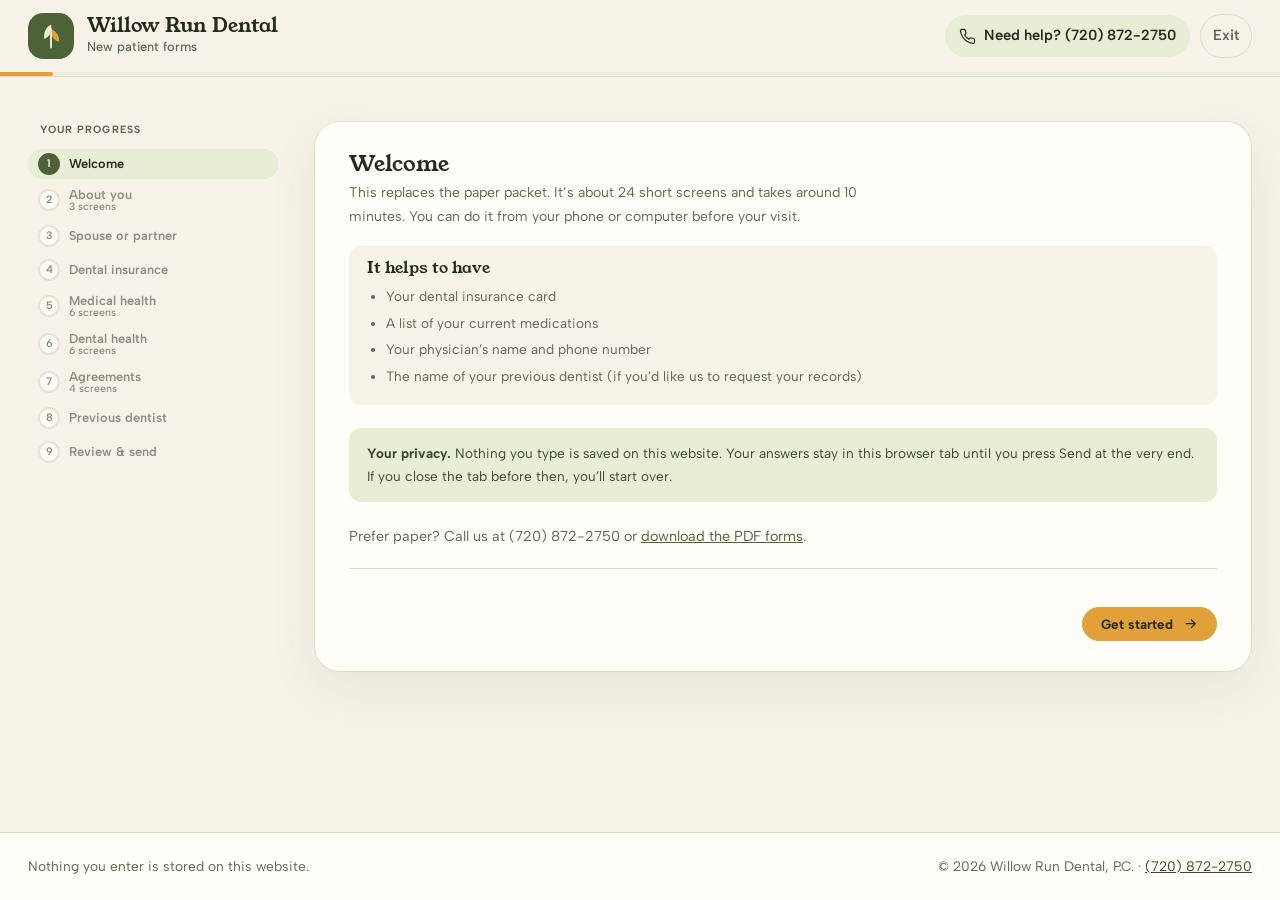
<file: intake.html>
<!doctype html>
<html lang="en">
<head>
<meta name="robots" content="noindex">
<meta charset="utf-8">
<meta name="viewport" content="width=device-width,initial-scale=1">
<title>New Patient Forms | Willow Run Dental, Westminster CO</title>
<meta name="description" content="Fill out your Willow Run Dental new patient health history, financial policy and privacy forms online before your visit. Private, step by step, about 10 minutes.">
<link rel="icon" href="images/favicon.svg" type="image/svg+xml">
<link rel="preconnect" href="https://fonts.googleapis.com"><link rel="preconnect" href="https://fonts.gstatic.com" crossorigin>
<link href="https://fonts.googleapis.com/css2?family=Albert+Sans:wght@400;500;600;700&family=Young+Serif&display=swap" rel="stylesheet">
<link rel="stylesheet" href="styles.css">
<link rel="stylesheet" href="intake/intake.css">
<script type="application/ld+json">{"@context":"https://schema.org","@type":"Dentist","name":"Willow Run Dental, P.C.","founder":"Dr. Lonnie L. McMurtrey, D.D.S.","telephone":"(720) 872-2750","email":"Mctuthbrush@msn.com","foundingDate":"2002","address":{"@type":"PostalAddress","streetAddress":"12910 Zuni St, Suite 600","addressLocality":"Westminster","addressRegion":"CO","postalCode":"80234"},"openingHours":["Mo 08:00-17:00","Tu 08:00-11:00","Th 08:00-17:00"]}</script>
</head>
<body>

<svg width="0" height="0" style="position:absolute" aria-hidden="true">
  <symbol id="i-phone" viewBox="0 0 24 24"><path d="M22 16.9v3a2 2 0 0 1-2.2 2 19.8 19.8 0 0 1-8.6-3.1 19.5 19.5 0 0 1-6-6A19.8 19.8 0 0 1 2.1 4.2 2 2 0 0 1 4.1 2h3a2 2 0 0 1 2 1.7c.1 1 .4 1.9.7 2.8a2 2 0 0 1-.5 2.1L8.1 9.9a16 16 0 0 0 6 6l1.3-1.3a2 2 0 0 1 2.1-.4c.9.3 1.8.6 2.8.7a2 2 0 0 1 1.7 2z" fill="none" stroke="currentColor" stroke-width="1.7" stroke-linecap="round" stroke-linejoin="round"/></symbol>
  <symbol id="i-pin" viewBox="0 0 24 24"><path d="M20 10c0 6-8 12-8 12S4 16 4 10a8 8 0 0 1 16 0z" fill="none" stroke="currentColor" stroke-width="1.7" stroke-linejoin="round"/><circle cx="12" cy="10" r="3" fill="none" stroke="currentColor" stroke-width="1.7"/></symbol>
  <symbol id="i-clock" viewBox="0 0 24 24"><circle cx="12" cy="12" r="9" fill="none" stroke="currentColor" stroke-width="1.7"/><path d="M12 7v5l3 2" fill="none" stroke="currentColor" stroke-width="1.7" stroke-linecap="round"/></symbol>
  <symbol id="i-shield" viewBox="0 0 24 24"><path d="M12 21s8-3.600 8-10V5l-8-2.500L4 5v6c0 6.400 8 10 8 10z" fill="none" stroke="currentColor" stroke-width="1.7" stroke-linejoin="round"/><path d="m8.500 11.500 2.500 2.500 4.500-5" fill="none" stroke="currentColor" stroke-width="1.7" stroke-linecap="round" stroke-linejoin="round"/></symbol>
  <symbol id="i-tooth" viewBox="0 0 24 24"><path d="M7.500 3.500C4.800 3.500 3.500 5.700 3.500 8c0 2 1 3.500 1.600 5.500.6 2.500.5 7 2.700 7 1.800 0 1.700-4.500 4.200-4.500s2.400 4.500 4.200 4.500c2.200 0 2.100-4.500 2.700-7 .6-2 1.600-3.500 1.600-5.500 0-2.300-1.300-4.500-4-4.500-1.800 0-2.800 1-4.500 1s-2.700-1-4.500-1z" fill="none" stroke="currentColor" stroke-width="1.7" stroke-linejoin="round"/></symbol>
  <symbol id="i-spark" viewBox="0 0 24 24"><path d="M12 3l1.800 5.200L19 10l-5.200 1.800L12 17l-1.800-5.200L5 10l5.200-1.800z M19 16l.8 2.200 2.200.8-2.200.8L19 22l-.8-2.200L16 19l2.200-.8z" fill="none" stroke="currentColor" stroke-width="1.6" stroke-linejoin="round"/></symbol>
  <symbol id="i-file" viewBox="0 0 24 24"><path d="M14 3H7a2 2 0 0 0-2 2v14a2 2 0 0 0 2 2h10a2 2 0 0 0 2-2V8z M14 3v5h5 M9 13h6 M9 17h4" fill="none" stroke="currentColor" stroke-width="1.7" stroke-linecap="round" stroke-linejoin="round"/></symbol>
  <symbol id="i-check" viewBox="0 0 24 24"><path d="m5 12.500 4.500 4.500L19 7.500" fill="none" stroke="currentColor" stroke-width="2.200" stroke-linecap="round" stroke-linejoin="round"/></symbol>
  <symbol id="i-down" viewBox="0 0 24 24"><path d="M12 4v12m0 0-5-5m5 5 5-5M5 20h14" fill="none" stroke="currentColor" stroke-width="2" stroke-linecap="round" stroke-linejoin="round"/></symbol>
  <symbol id="i-right" viewBox="0 0 24 24"><path d="M5 12h14M13 6l6 6-6 6" fill="none" stroke="currentColor" stroke-width="2" stroke-linecap="round" stroke-linejoin="round"/></symbol>
  <symbol id="i-leaf" viewBox="0 0 24 24"><path d="M5 19C5 10 10 5 20 4c0 10-5 15-14 15z M5 19l8-8" fill="none" stroke="currentColor" stroke-width="1.7" stroke-linecap="round" stroke-linejoin="round"/></symbol>
</svg>

<a class="skip" href="#main">Skip to content</a>

<header class="focus-bar">
  <div class="wrap fb-row">
    <a class="brand" href="index.html" aria-label="Willow Run Dental, home">
      <svg class="mark" viewBox="0 0 48 48" aria-hidden="true"><rect width="48" height="48" rx="16" fill="#4d6236"/><path d="M24 12c-5.500 3-8 8.500-7 15 5.500-2 8.500-7.500 7-15z" fill="#e8edd6"/><path d="M24 17c5.500 2 9 7 8.500 13-5.500-1-9-6-8.500-13z" fill="#e0a03a"/><path d="M24 36c0-8 0-14 0-19" stroke="#e8edd6" stroke-width="2" stroke-linecap="round"/></svg>
      <span class="brand-text"><b>Willow Run Dental</b><small>New patient forms</small></span>
    </a>
    <div class="fb-right">
      <a class="fb-help" href="tel:+17208722750"><svg class="ic"><use href="#i-phone"/></svg><span>Need help? (720) 872-2750</span></a>
      <a class="fb-exit" href="new-patients.html">Exit</a>
    </div>
  </div>
  <div class="top-prog" id="topBar" role="progressbar" aria-label="Form progress" aria-valuemin="0" aria-valuemax="100" aria-valuenow="0"><span></span></div>
</header>

<main id="main">

<section class="intake first">
  <div class="wrap">
    <div id="devBanner" class="dev" hidden>Preview only: no submit address is set in <code>intake/config.js</code>, so patients would get a PDF to download instead of sending it to the office.</div>
    <noscript><p class="err-summary">This form needs JavaScript. Please <a href="new-patients.html">download the PDF forms</a> or call us at (720) 872-2750.</p></noscript>

    <div class="intake-shell">
      <aside class="intake-side" aria-label="Form sections"><p class="side-h">Your progress</p><ol id="stepList"></ol></aside>
      <div class="intake-card" id="card">
        <div class="mprog" id="mobileProg"></div><div class="mbar" aria-hidden="true"><span id="mobileBar"></span></div>
        <form id="stepForm" novalidate>
          <p class="screen-kicker" id="screenKicker" hidden></p>
          <h1 id="stepTitle" tabindex="-1"></h1>
          <div id="stepBody"></div>
          <div id="errSummary" class="err-summary" role="alert" hidden></div>
          <div class="nav-row">
            <button type="button" id="back" class="btn ghost">Back</button>
            <button type="submit" id="next" class="btn">Continue</button>
          </div>
        </form>
        <div id="doneBox" class="done" hidden></div>
      </div>
    </div>
  </div>
</section>

</main>

<footer class="focus-foot">
  <div class="wrap"><span>Nothing you enter is stored on this website.</span><span>© 2026 Willow Run Dental, P.C. · <a href="tel:+17208722750">(720) 872-2750</a></span></div>
</footer>

<script src="intake/vendor/jspdf.umd.min.js"></script>
<script src="intake/config.js"></script>
<script src="intake/policies.js"></script>
<script src="intake/schema.js"></script>
<script src="intake/pdf.js"></script>
<script src="intake/intake.js"></script>
</body>
</html>
</file>
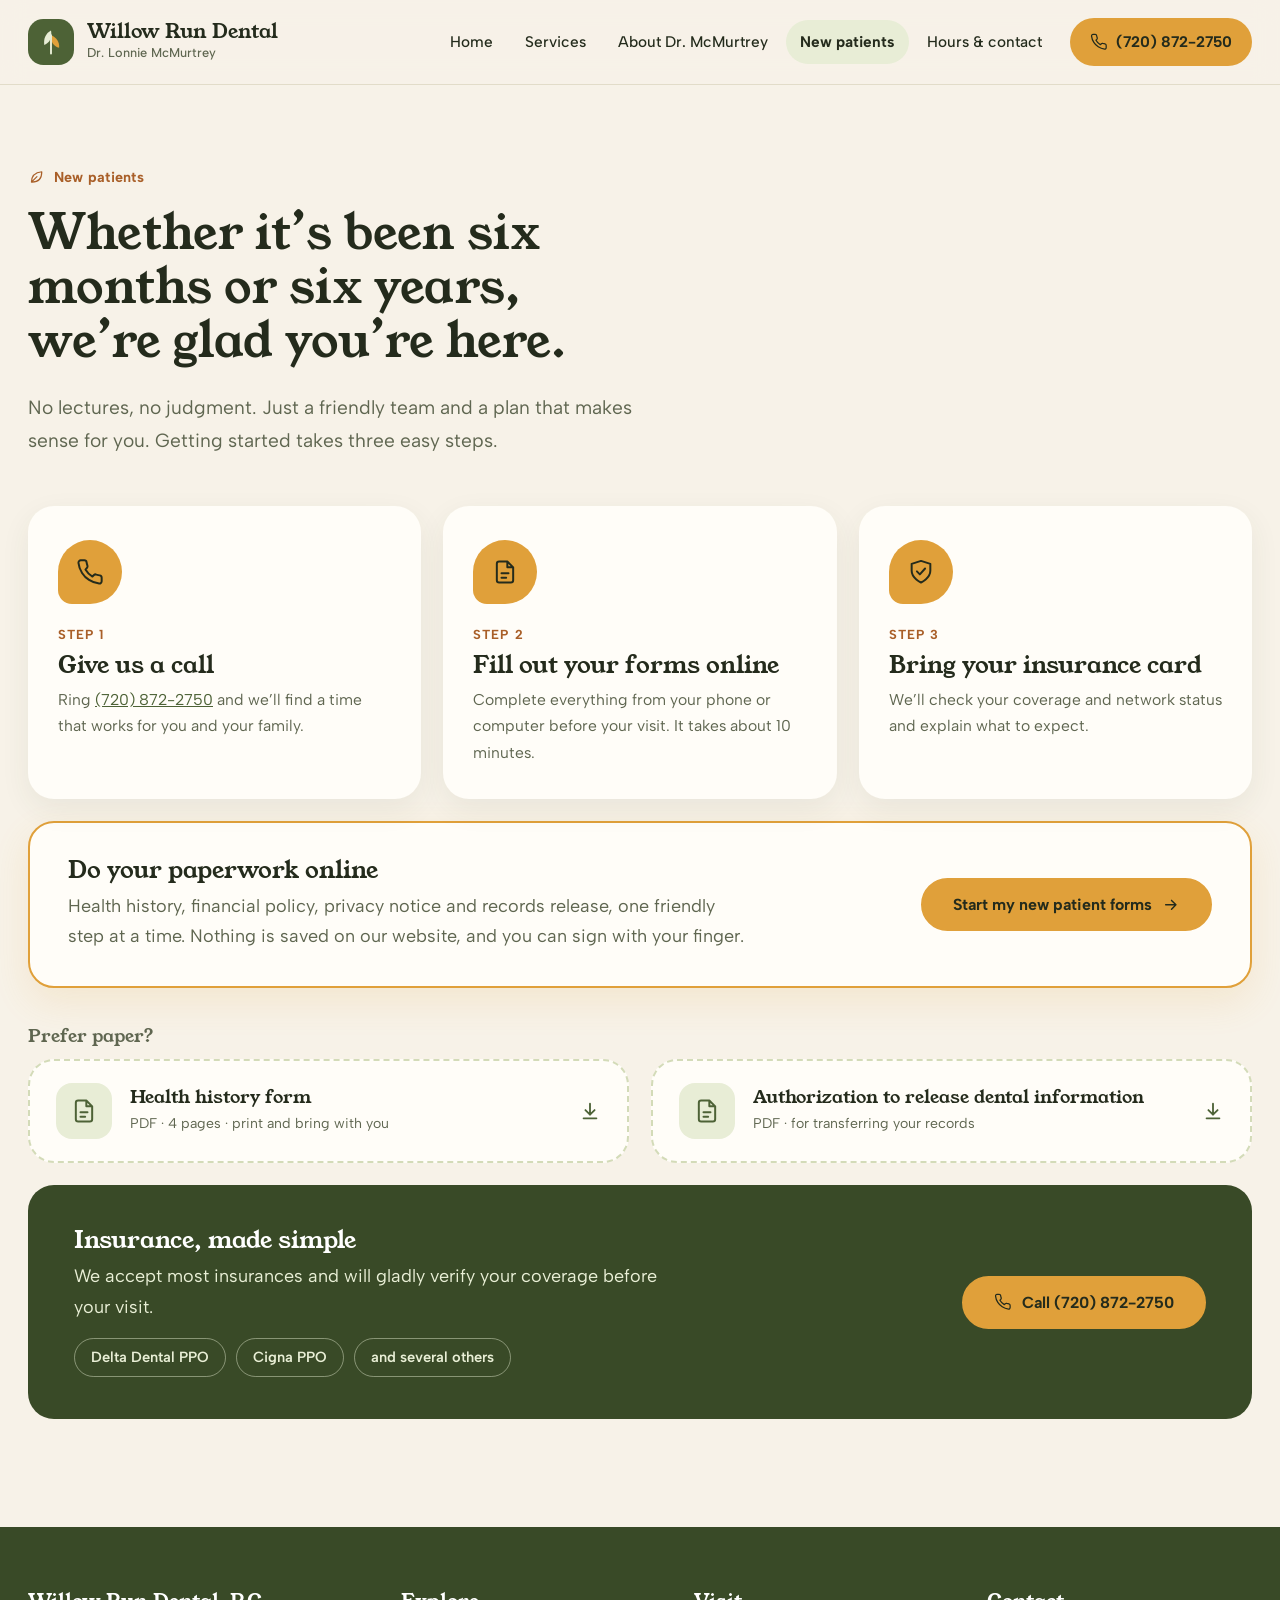
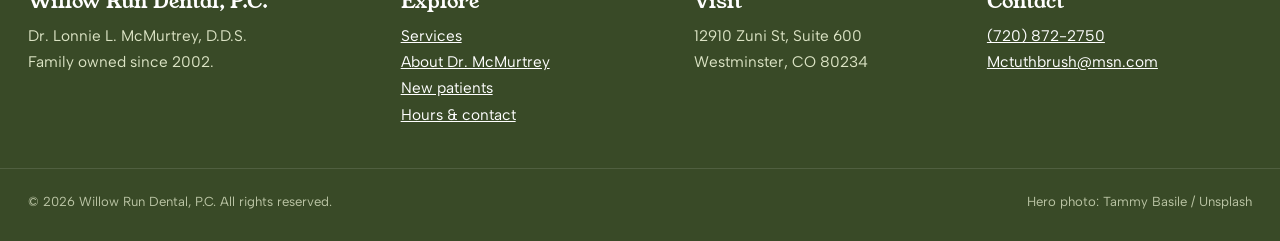
<file: new-patients.html>
<!doctype html>
<html lang="en">
<head>
<meta charset="utf-8">
<meta name="viewport" content="width=device-width,initial-scale=1">
<title>New Patients | Willow Run Dental, Westminster CO</title>
<meta name="description" content="New patient forms, insurance information and what to expect at Willow Run Dental in Westminster, Colorado. Delta Dental PPO, Cigna PPO and most insurance accepted.">
<link rel="icon" href="images/favicon.svg" type="image/svg+xml">
<link rel="preconnect" href="https://fonts.googleapis.com"><link rel="preconnect" href="https://fonts.gstatic.com" crossorigin>
<link href="https://fonts.googleapis.com/css2?family=Albert+Sans:wght@400;500;600;700&family=Young+Serif&display=swap" rel="stylesheet">
<link rel="stylesheet" href="styles.css">
<script type="application/ld+json">{"@context":"https://schema.org","@type":"Dentist","name":"Willow Run Dental, P.C.","founder":"Dr. Lonnie L. McMurtrey, D.D.S.","telephone":"(720) 872-2750","email":"Mctuthbrush@msn.com","foundingDate":"2002","address":{"@type":"PostalAddress","streetAddress":"12910 Zuni St, Suite 600","addressLocality":"Westminster","addressRegion":"CO","postalCode":"80234"},"openingHours":["Mo 08:00-17:00","Tu 08:00-11:00","Th 08:00-17:00"]}</script>
</head>
<body>

<svg width="0" height="0" style="position:absolute" aria-hidden="true">
  <symbol id="i-phone" viewBox="0 0 24 24"><path d="M22 16.9v3a2 2 0 0 1-2.2 2 19.8 19.8 0 0 1-8.6-3.1 19.5 19.5 0 0 1-6-6A19.8 19.8 0 0 1 2.1 4.2 2 2 0 0 1 4.1 2h3a2 2 0 0 1 2 1.7c.1 1 .4 1.9.7 2.8a2 2 0 0 1-.5 2.1L8.1 9.9a16 16 0 0 0 6 6l1.3-1.3a2 2 0 0 1 2.1-.4c.9.3 1.8.6 2.8.7a2 2 0 0 1 1.7 2z" fill="none" stroke="currentColor" stroke-width="1.7" stroke-linecap="round" stroke-linejoin="round"/></symbol>
  <symbol id="i-pin" viewBox="0 0 24 24"><path d="M20 10c0 6-8 12-8 12S4 16 4 10a8 8 0 0 1 16 0z" fill="none" stroke="currentColor" stroke-width="1.7" stroke-linejoin="round"/><circle cx="12" cy="10" r="3" fill="none" stroke="currentColor" stroke-width="1.7"/></symbol>
  <symbol id="i-clock" viewBox="0 0 24 24"><circle cx="12" cy="12" r="9" fill="none" stroke="currentColor" stroke-width="1.7"/><path d="M12 7v5l3 2" fill="none" stroke="currentColor" stroke-width="1.7" stroke-linecap="round"/></symbol>
  <symbol id="i-shield" viewBox="0 0 24 24"><path d="M12 21s8-3.600 8-10V5l-8-2.500L4 5v6c0 6.400 8 10 8 10z" fill="none" stroke="currentColor" stroke-width="1.7" stroke-linejoin="round"/><path d="m8.500 11.500 2.500 2.500 4.500-5" fill="none" stroke="currentColor" stroke-width="1.7" stroke-linecap="round" stroke-linejoin="round"/></symbol>
  <symbol id="i-tooth" viewBox="0 0 24 24"><path d="M7.500 3.500C4.800 3.500 3.500 5.700 3.500 8c0 2 1 3.500 1.600 5.500.6 2.500.5 7 2.700 7 1.800 0 1.700-4.500 4.200-4.500s2.400 4.500 4.200 4.500c2.200 0 2.100-4.500 2.700-7 .6-2 1.600-3.500 1.600-5.500 0-2.300-1.300-4.500-4-4.500-1.800 0-2.800 1-4.500 1s-2.700-1-4.500-1z" fill="none" stroke="currentColor" stroke-width="1.7" stroke-linejoin="round"/></symbol>
  <symbol id="i-spark" viewBox="0 0 24 24"><path d="M12 3l1.800 5.200L19 10l-5.200 1.800L12 17l-1.800-5.200L5 10l5.200-1.800z M19 16l.8 2.200 2.200.8-2.200.8L19 22l-.8-2.200L16 19l2.200-.8z" fill="none" stroke="currentColor" stroke-width="1.6" stroke-linejoin="round"/></symbol>
  <symbol id="i-file" viewBox="0 0 24 24"><path d="M14 3H7a2 2 0 0 0-2 2v14a2 2 0 0 0 2 2h10a2 2 0 0 0 2-2V8z M14 3v5h5 M9 13h6 M9 17h4" fill="none" stroke="currentColor" stroke-width="1.7" stroke-linecap="round" stroke-linejoin="round"/></symbol>
  <symbol id="i-check" viewBox="0 0 24 24"><path d="m5 12.500 4.500 4.500L19 7.500" fill="none" stroke="currentColor" stroke-width="2.200" stroke-linecap="round" stroke-linejoin="round"/></symbol>
  <symbol id="i-down" viewBox="0 0 24 24"><path d="M12 4v12m0 0-5-5m5 5 5-5M5 20h14" fill="none" stroke="currentColor" stroke-width="2" stroke-linecap="round" stroke-linejoin="round"/></symbol>
  <symbol id="i-right" viewBox="0 0 24 24"><path d="M5 12h14M13 6l6 6-6 6" fill="none" stroke="currentColor" stroke-width="2" stroke-linecap="round" stroke-linejoin="round"/></symbol>
  <symbol id="i-leaf" viewBox="0 0 24 24"><path d="M5 19C5 10 10 5 20 4c0 10-5 15-14 15z M5 19l8-8" fill="none" stroke="currentColor" stroke-width="1.7" stroke-linecap="round" stroke-linejoin="round"/></symbol>
</svg>

<a class="skip" href="#main">Skip to content</a>

<header class="site">
  <div class="wrap bar">
    <a class="brand" href="index.html" aria-label="Willow Run Dental, home">
      <svg class="mark" viewBox="0 0 48 48" aria-hidden="true">
        <rect width="48" height="48" rx="16" fill="#4d6236"/>
        <path d="M24 12c-5.500 3-8 8.500-7 15 5.500-2 8.500-7.500 7-15z" fill="#e8edd6"/>
        <path d="M24 17c5.500 2 9 7 8.500 13-5.500-1-9-6-8.500-13z" fill="#e0a03a"/>
        <path d="M24 36c0-8 0-14 0-19" stroke="#e8edd6" stroke-width="2" stroke-linecap="round"/>
      </svg>
      <span class="brand-text"><b>Willow Run Dental</b><small>Dr. Lonnie McMurtrey</small></span>
    </a>
    <button class="menu-btn" aria-expanded="false" aria-controls="nav">Menu</button>
    <nav id="nav" aria-label="Main">
      <a href="index.html">Home</a>
      <a href="services.html">Services</a>
      <a href="about.html">About Dr. McMurtrey</a>
      <a href="new-patients.html" aria-current="page">New patients</a>
      <a href="contact.html">Hours &amp; contact</a>
      <a class="phone" href="tel:+17208722750"><svg class="ic"><use href="#i-phone"/></svg>(720) 872-2750</a>
    </nav>
  </div>
</header>

<main id="main">

<!-- NEW PATIENTS -->
<section class="newp first" id="new-patients">
  <div class="wrap">
    <div class="newp-head">
      <p class="eyebrow"><svg class="ic"><use href="#i-leaf"/></svg>New patients</p>
      <h1 class="h2like">Whether it’s been six months or six years, we’re glad you’re here.</h1>
      <p class="lead">No lectures, no judgment. Just a friendly team and a plan that makes sense for you. Getting started takes three easy steps.</p>
    </div>

    <ol class="step-cards">
      <li><span class="step-ic"><svg class="ic"><use href="#i-phone"/></svg></span><span class="step-n">Step 1</span><h3>Give us a call</h3><p>Ring <a href="tel:+17208722750">(720) 872-2750</a> and we’ll find a time that works for you and your family.</p></li>
      <li><span class="step-ic"><svg class="ic"><use href="#i-file"/></svg></span><span class="step-n">Step 2</span><h3>Fill out your forms online</h3><p>Complete everything from your phone or computer before your visit. It takes about 10 minutes.</p></li>
      <li><span class="step-ic"><svg class="ic"><use href="#i-shield"/></svg></span><span class="step-n">Step 3</span><h3>Bring your insurance card</h3><p>We’ll check your coverage and network status and explain what to expect.</p></li>
    </ol>

    <div class="online-cta">
      <div>
        <h3>Do your paperwork online</h3>
        <p>Health history, financial policy, privacy notice and records release, one friendly step at a time. Nothing is saved on our website, and you can sign with your finger.</p>
      </div>
      <a class="btn" href="intake.html">Start my new patient forms <svg class="ic"><use href="#i-right"/></svg></a>
    </div>

    <h3 class="paper-h">Prefer paper?</h3>
    <div class="tiles">
      <a class="tile" href="https://www.willowrundental.org/uploads/1/1/1/9/1119748/health_history_4_pages.pdf">
        <span class="tile-ic"><svg class="ic big"><use href="#i-file"/></svg></span>
        <span><b>Health history form</b><small>PDF · 4 pages · print and bring with you</small></span>
        <svg class="ic go"><use href="#i-down"/></svg>
      </a>
      <a class="tile" href="https://www.willowrundental.org/uploads/1/1/1/9/1119748/authorization_to_release_dental_information.pdf">
        <span class="tile-ic"><svg class="ic big"><use href="#i-file"/></svg></span>
        <span><b>Authorization to release dental information</b><small>PDF · for transferring your records</small></span>
        <svg class="ic go"><use href="#i-down"/></svg>
      </a>
    </div>

    <div class="cover">
      <div>
        <h3>Insurance, made simple</h3>
        <p>We accept most insurances and will gladly verify your coverage before your visit.</p>
        <ul class="chips"><li>Delta Dental PPO</li><li>Cigna PPO</li><li>and several others</li></ul>
      </div>
      <a class="btn" href="tel:+17208722750"><svg class="ic"><use href="#i-phone"/></svg>Call (720) 872-2750</a>
    </div>
  </div>
</section>


</main>

<footer>
  <div class="wrap foot">
    <div><b>Willow Run Dental, P.C.</b><p>Dr. Lonnie L. McMurtrey, D.D.S.<br>Family owned since 2002.</p></div>
    <div><b>Explore</b><p><a href="services.html">Services</a><br><a href="about.html">About Dr. McMurtrey</a><br><a href="new-patients.html">New patients</a><br><a href="contact.html">Hours &amp; contact</a></p></div>
    <div><b>Visit</b><p>12910 Zuni St, Suite 600<br>Westminster, CO 80234</p></div>
    <div><b>Contact</b><p><a href="tel:+17208722750">(720) 872-2750</a><br><a href="mailto:Mctuthbrush@msn.com">Mctuthbrush@msn.com</a></p></div>
  </div>
  <div class="wrap legal"><span>© 2026 Willow Run Dental, P.C. All rights reserved.</span><span>Hero photo: Tammy Basile / Unsplash</span></div>
</footer>

<script src="script.js"></script>
</body>
</html>
</file>
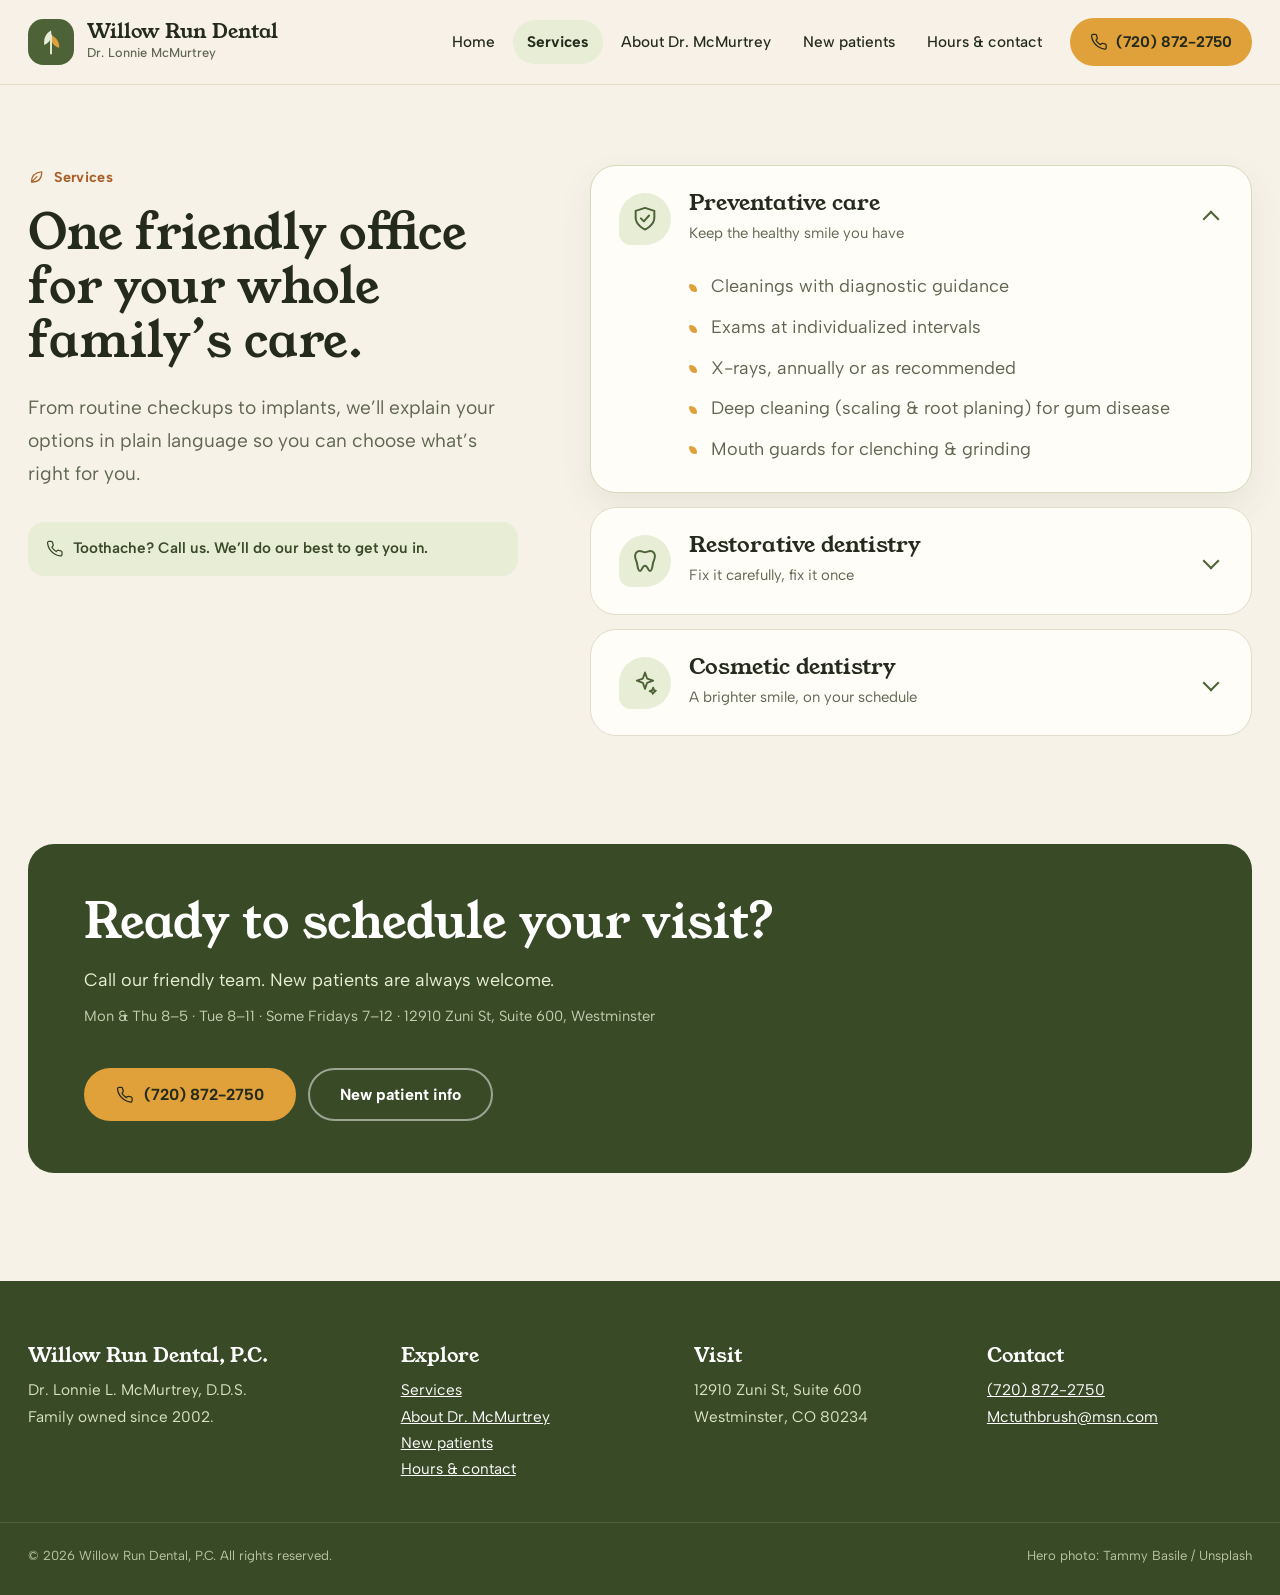
<file: services.html>
<!doctype html>
<html lang="en">
<head>
<meta charset="utf-8">
<meta name="viewport" content="width=device-width,initial-scale=1">
<title>Dental Services | Willow Run Dental, Westminster CO</title>
<meta name="description" content="Cleanings, exams, fillings, crowns, bridges, partial dentures, dental implants and take-home whitening at Willow Run Dental in Westminster, Colorado.">
<link rel="icon" href="images/favicon.svg" type="image/svg+xml">
<link rel="preconnect" href="https://fonts.googleapis.com"><link rel="preconnect" href="https://fonts.gstatic.com" crossorigin>
<link href="https://fonts.googleapis.com/css2?family=Albert+Sans:wght@400;500;600;700&family=Young+Serif&display=swap" rel="stylesheet">
<link rel="stylesheet" href="styles.css">
<script type="application/ld+json">{"@context":"https://schema.org","@type":"Dentist","name":"Willow Run Dental, P.C.","founder":"Dr. Lonnie L. McMurtrey, D.D.S.","telephone":"(720) 872-2750","email":"Mctuthbrush@msn.com","foundingDate":"2002","address":{"@type":"PostalAddress","streetAddress":"12910 Zuni St, Suite 600","addressLocality":"Westminster","addressRegion":"CO","postalCode":"80234"},"openingHours":["Mo 08:00-17:00","Tu 08:00-11:00","Th 08:00-17:00"]}</script>
</head>
<body>

<svg width="0" height="0" style="position:absolute" aria-hidden="true">
  <symbol id="i-phone" viewBox="0 0 24 24"><path d="M22 16.9v3a2 2 0 0 1-2.2 2 19.8 19.8 0 0 1-8.6-3.1 19.5 19.5 0 0 1-6-6A19.8 19.8 0 0 1 2.1 4.2 2 2 0 0 1 4.1 2h3a2 2 0 0 1 2 1.7c.1 1 .4 1.9.7 2.8a2 2 0 0 1-.5 2.1L8.1 9.9a16 16 0 0 0 6 6l1.3-1.3a2 2 0 0 1 2.1-.4c.9.3 1.8.6 2.8.7a2 2 0 0 1 1.7 2z" fill="none" stroke="currentColor" stroke-width="1.7" stroke-linecap="round" stroke-linejoin="round"/></symbol>
  <symbol id="i-pin" viewBox="0 0 24 24"><path d="M20 10c0 6-8 12-8 12S4 16 4 10a8 8 0 0 1 16 0z" fill="none" stroke="currentColor" stroke-width="1.7" stroke-linejoin="round"/><circle cx="12" cy="10" r="3" fill="none" stroke="currentColor" stroke-width="1.7"/></symbol>
  <symbol id="i-clock" viewBox="0 0 24 24"><circle cx="12" cy="12" r="9" fill="none" stroke="currentColor" stroke-width="1.7"/><path d="M12 7v5l3 2" fill="none" stroke="currentColor" stroke-width="1.7" stroke-linecap="round"/></symbol>
  <symbol id="i-shield" viewBox="0 0 24 24"><path d="M12 21s8-3.600 8-10V5l-8-2.500L4 5v6c0 6.400 8 10 8 10z" fill="none" stroke="currentColor" stroke-width="1.7" stroke-linejoin="round"/><path d="m8.500 11.500 2.500 2.500 4.500-5" fill="none" stroke="currentColor" stroke-width="1.7" stroke-linecap="round" stroke-linejoin="round"/></symbol>
  <symbol id="i-tooth" viewBox="0 0 24 24"><path d="M7.500 3.500C4.800 3.500 3.500 5.700 3.500 8c0 2 1 3.500 1.600 5.500.6 2.500.5 7 2.700 7 1.800 0 1.700-4.500 4.200-4.500s2.400 4.500 4.200 4.500c2.200 0 2.100-4.500 2.700-7 .6-2 1.600-3.500 1.600-5.500 0-2.300-1.300-4.500-4-4.500-1.800 0-2.800 1-4.500 1s-2.700-1-4.500-1z" fill="none" stroke="currentColor" stroke-width="1.7" stroke-linejoin="round"/></symbol>
  <symbol id="i-spark" viewBox="0 0 24 24"><path d="M12 3l1.800 5.200L19 10l-5.200 1.800L12 17l-1.800-5.200L5 10l5.200-1.800z M19 16l.8 2.200 2.200.8-2.200.8L19 22l-.8-2.200L16 19l2.200-.8z" fill="none" stroke="currentColor" stroke-width="1.6" stroke-linejoin="round"/></symbol>
  <symbol id="i-file" viewBox="0 0 24 24"><path d="M14 3H7a2 2 0 0 0-2 2v14a2 2 0 0 0 2 2h10a2 2 0 0 0 2-2V8z M14 3v5h5 M9 13h6 M9 17h4" fill="none" stroke="currentColor" stroke-width="1.7" stroke-linecap="round" stroke-linejoin="round"/></symbol>
  <symbol id="i-check" viewBox="0 0 24 24"><path d="m5 12.500 4.500 4.500L19 7.500" fill="none" stroke="currentColor" stroke-width="2.200" stroke-linecap="round" stroke-linejoin="round"/></symbol>
  <symbol id="i-down" viewBox="0 0 24 24"><path d="M12 4v12m0 0-5-5m5 5 5-5M5 20h14" fill="none" stroke="currentColor" stroke-width="2" stroke-linecap="round" stroke-linejoin="round"/></symbol>
  <symbol id="i-right" viewBox="0 0 24 24"><path d="M5 12h14M13 6l6 6-6 6" fill="none" stroke="currentColor" stroke-width="2" stroke-linecap="round" stroke-linejoin="round"/></symbol>
  <symbol id="i-leaf" viewBox="0 0 24 24"><path d="M5 19C5 10 10 5 20 4c0 10-5 15-14 15z M5 19l8-8" fill="none" stroke="currentColor" stroke-width="1.7" stroke-linecap="round" stroke-linejoin="round"/></symbol>
</svg>

<a class="skip" href="#main">Skip to content</a>

<header class="site">
  <div class="wrap bar">
    <a class="brand" href="index.html" aria-label="Willow Run Dental, home">
      <svg class="mark" viewBox="0 0 48 48" aria-hidden="true">
        <rect width="48" height="48" rx="16" fill="#4d6236"/>
        <path d="M24 12c-5.500 3-8 8.500-7 15 5.500-2 8.500-7.500 7-15z" fill="#e8edd6"/>
        <path d="M24 17c5.500 2 9 7 8.500 13-5.500-1-9-6-8.500-13z" fill="#e0a03a"/>
        <path d="M24 36c0-8 0-14 0-19" stroke="#e8edd6" stroke-width="2" stroke-linecap="round"/>
      </svg>
      <span class="brand-text"><b>Willow Run Dental</b><small>Dr. Lonnie McMurtrey</small></span>
    </a>
    <button class="menu-btn" aria-expanded="false" aria-controls="nav">Menu</button>
    <nav id="nav" aria-label="Main">
      <a href="index.html">Home</a>
      <a href="services.html" aria-current="page">Services</a>
      <a href="about.html">About Dr. McMurtrey</a>
      <a href="new-patients.html">New patients</a>
      <a href="contact.html">Hours &amp; contact</a>
      <a class="phone" href="tel:+17208722750"><svg class="ic"><use href="#i-phone"/></svg>(720) 872-2750</a>
    </nav>
  </div>
</header>

<main id="main">

<!-- SERVICES -->
<section class="services first" id="services">
  <div class="wrap services-grid">
    <div class="services-intro">
      <p class="eyebrow"><svg class="ic"><use href="#i-leaf"/></svg>Services</p>
      <h1 class="h2like">One friendly office for your whole family’s care.</h1>
      <p class="lead">From routine checkups to implants, we’ll explain your options in plain language so you can choose what’s right for you.</p>
      <p class="aside"><svg class="ic"><use href="#i-phone"/></svg>Toothache? Call us. We’ll do our best to get you in.</p>
    </div>
    <div class="acc">
      <details open>
        <summary><svg class="ic big"><use href="#i-shield"/></svg><span><b>Preventative care</b><small>Keep the healthy smile you have</small></span><i class="chev"></i></summary>
        <ul>
          <li>Cleanings with diagnostic guidance</li>
          <li>Exams at individualized intervals</li>
          <li>X-rays, annually or as recommended</li>
          <li>Deep cleaning (scaling &amp; root planing) for gum disease</li>
          <li>Mouth guards for clenching &amp; grinding</li>
        </ul>
      </details>
      <details>
        <summary><svg class="ic big"><use href="#i-tooth"/></svg><span><b>Restorative dentistry</b><small>Fix it carefully, fix it once</small></span><i class="chev"></i></summary>
        <ul>
          <li>Tooth-colored composite fillings for small to mid-size cavities</li>
          <li>Durable amalgam fillings</li>
          <li>Crowns to restore shape, strength and appearance</li>
          <li>Bridges to replace missing teeth</li>
          <li>Removable partial dentures</li>
          <li>Dental implant placement &amp; restoration</li>
        </ul>
      </details>
      <details>
        <summary><svg class="ic big"><use href="#i-spark"/></svg><span><b>Cosmetic dentistry</b><small>A brighter smile, on your schedule</small></span><i class="chev"></i></summary>
        <ul>
          <li>At-home Opalescence whitening, a 4-week treatment</li>
        </ul>
      </details>
    </div>
  </div>
</section>

<section class="cta">
  <div class="wrap">
    <div class="cta-band">
      <div>
        <h2>Ready to schedule your visit?</h2>
        <p>Call our friendly team. New patients are always welcome.</p>
        <p class="cta-hours">Mon &amp; Thu 8–5 · Tue 8–11 · Some Fridays 7–12 · 12910 Zuni St, Suite 600, Westminster</p>
      </div>
      <div class="cta-actions">
        <a class="btn" href="tel:+17208722750"><svg class="ic"><use href="#i-phone"/></svg>(720) 872-2750</a>
        <a class="btn ghost-light" href="new-patients.html">New patient info</a>
      </div>
    </div>
  </div>
</section>


</main>

<footer>
  <div class="wrap foot">
    <div><b>Willow Run Dental, P.C.</b><p>Dr. Lonnie L. McMurtrey, D.D.S.<br>Family owned since 2002.</p></div>
    <div><b>Explore</b><p><a href="services.html">Services</a><br><a href="about.html">About Dr. McMurtrey</a><br><a href="new-patients.html">New patients</a><br><a href="contact.html">Hours &amp; contact</a></p></div>
    <div><b>Visit</b><p>12910 Zuni St, Suite 600<br>Westminster, CO 80234</p></div>
    <div><b>Contact</b><p><a href="tel:+17208722750">(720) 872-2750</a><br><a href="mailto:Mctuthbrush@msn.com">Mctuthbrush@msn.com</a></p></div>
  </div>
  <div class="wrap legal"><span>© 2026 Willow Run Dental, P.C. All rights reserved.</span><span>Hero photo: Tammy Basile / Unsplash</span></div>
</footer>

<script src="script.js"></script>
</body>
</html>
</file>
<file: styles.css>
:root{
  --bg:#f7f2e8; --card:#fffdf8; --ink:#242b1c; --muted:#5f6650;
  --olive:#4d6236; --olive-d:#394a27; --willow:#e8edd6; --willow-d:#d3dbb8;
  --amber:#e0a03a; --amber-d:#c98a26; --clay:#a95f28; --line:#e2dcc9;
  --serif:'Young Serif',Georgia,serif; --sans:'Albert Sans',system-ui,-apple-system,'Segoe UI',sans-serif;
  --r:26px; color-scheme:light;
}
*{box-sizing:border-box}
html{scroll-behavior:smooth;scroll-padding-top:90px}
body{margin:0;background:var(--bg);color:var(--ink);font:1.125rem/1.7 var(--sans);-webkit-font-smoothing:antialiased}
img{max-width:100%;height:auto;display:block}
a{color:var(--olive)}
p{margin:0 0 1.1em}
h1,h2,h3,h4{font-family:var(--serif);font-weight:400;line-height:1.12;margin:0 0 .5em;color:var(--ink)}
h1{font-size:clamp(2.5rem,5vw,4rem);text-wrap:balance}
h2{font-size:clamp(2rem,4vw,3rem)}
h3{font-size:1.5rem} h4{font-size:1.3rem;margin-bottom:.1em}
.wrap{max-width:80rem;margin:0 auto;padding:0 28px}
.eyebrow{display:flex;align-items:center;gap:9px;font-weight:700;font-size:.9rem;color:var(--clay);margin-bottom:1.1rem;letter-spacing:.02em}
.lead{font-size:1.2rem;color:var(--muted);max-width:33em}
.fine{font-size:.9rem;color:var(--muted)}
.ic{width:1.15em;height:1.15em;flex:none;display:inline-block;vertical-align:-.2em}
.ic.big{width:28px;height:28px}
.skip{position:absolute;left:-999px;background:var(--olive);color:#fff;padding:10px 16px;z-index:100}
.skip:focus{left:8px;top:8px}
section{padding:108px 0}

/* header */
header.site{position:sticky;top:0;z-index:50;background:rgba(247,242,232,.93);backdrop-filter:blur(12px);border-bottom:1px solid var(--line)}
.bar{display:flex;align-items:center;justify-content:space-between;height:84px}
.brand{display:flex;align-items:center;gap:13px;text-decoration:none;color:var(--ink)}
.mark{width:46px;height:46px}
.brand-text b{display:block;font:400 1.25rem/1.1 var(--serif)}
.brand-text small{display:block;font-size:.8rem;color:var(--muted);font-weight:500}
nav{display:flex;align-items:center;gap:4px}
nav a{text-decoration:none;color:var(--ink);font-weight:500;font-size:.96rem;padding:9px 14px;border-radius:999px}
nav a:hover{background:var(--willow)}
nav a.phone{background:var(--amber);font-weight:700;margin-left:10px;display:inline-flex;gap:8px;align-items:center;padding:11px 20px}
nav a.phone:hover{background:var(--amber-d)}
.menu-btn{display:none;font:600 .95rem var(--sans);background:var(--willow);color:var(--ink);border:0;border-radius:999px;padding:10px 20px}
@media(max-width:1060px){
  .menu-btn{display:block}
  nav{position:absolute;left:0;right:0;top:84px;background:var(--bg);flex-direction:column;align-items:stretch;gap:2px;padding:12px 28px 24px;border-bottom:1px solid var(--line);display:none}
  nav.open{display:flex}
  nav a.phone{margin:10px 0 0;justify-content:center}
}
@media(max-width:520px){.brand-text small{display:none}}

/* buttons */
.btn{display:inline-flex;align-items:center;justify-content:center;gap:10px;background:var(--amber);color:var(--ink);text-decoration:none;font:700 1rem var(--sans);padding:15px 30px;border-radius:999px;border:2px solid var(--amber);cursor:pointer;transition:background .2s,transform .2s}
.btn:hover{background:var(--amber-d);border-color:var(--amber-d);transform:translateY(-2px)}
.btn.ghost{background:transparent;border-color:var(--olive);color:var(--olive-d)}
.btn.ghost:hover{background:var(--olive);color:#fff;border-color:var(--olive)}
.actions{display:flex;flex-wrap:wrap;gap:14px;margin:2rem 0 1.8rem}
a:focus-visible,button:focus-visible,input:focus-visible,select:focus-visible,textarea:focus-visible,summary:focus-visible{outline:3px solid var(--olive);outline-offset:3px}

/* hero */
.hero{padding:72px 0 96px}
.hero-grid{display:grid;grid-template-columns:1.05fr .95fr;gap:64px;align-items:center}
.ticks{list-style:none;margin:0;padding:0;display:flex;flex-wrap:wrap;gap:8px 26px;font-weight:600;font-size:.95rem;color:var(--olive-d)}
.ticks li{display:flex;gap:7px;align-items:center}
.ticks .ic{color:var(--olive)}
.hero-photo{position:relative;max-width:520px;justify-self:end;width:100%}
.hero-photo img{width:100%;aspect-ratio:5/6;object-fit:cover;object-position:46% 50%;border-radius:30px;box-shadow:0 26px 60px rgba(36,43,28,.18)}
.hero-tag{position:absolute;left:20px;bottom:20px;margin:0;display:flex;gap:8px;align-items:center;background:rgba(247,242,232,.96);padding:10px 18px;border-radius:999px;font-weight:700;font-size:.9rem;color:var(--olive-d)}
.hero-tag .ic{color:var(--clay)}
@media(max-width:900px){.hero{padding:36px 0 64px}.hero-grid{grid-template-columns:1fr;gap:36px}.hero-photo{justify-self:center;max-width:460px;order:-1}.hero-photo img{aspect-ratio:4/3}section{padding:78px 0}}

/* band */
.band{background:var(--olive-d);color:#eef2dd}
.band .wrap{display:flex;justify-content:center;align-items:center;gap:14px 26px;flex-wrap:wrap;padding-block:22px;font:400 1.15rem var(--serif)}
.band i{width:7px;height:7px;border-radius:50%;background:var(--amber)}
@media(max-width:700px){.band i{display:none}.band .wrap{gap:4px 18px;font-size:1rem}}

/* about */
.about{background:var(--card)}
.about-top{display:grid;grid-template-columns:.8fr 1.2fr;gap:64px;align-items:start}
.about-text .big{font:400 1.45rem/1.4 var(--serif);color:var(--ink);margin-bottom:1.1em}
.about-text p{color:var(--muted)}
.about-text .big{color:var(--ink)}
.sub{margin:5rem 0 1.6rem;font-size:1.6rem}
.road{list-style:none;margin:0;padding:0;display:grid;grid-template-columns:repeat(6,1fr);gap:0;position:relative}
.road::before{content:"";position:absolute;left:0;right:0;top:9px;height:2px;background:repeating-linear-gradient(90deg,var(--willow-d) 0 10px,transparent 10px 18px)}
.road li{position:relative;padding:34px 16px 0 0;font-size:.93rem;line-height:1.45}
.road li::before{content:"";position:absolute;left:0;top:0;width:20px;height:20px;border-radius:50%;background:var(--card);border:4px solid var(--olive)}
.road li:last-child::before{background:var(--amber);border-color:var(--amber)}
.road b{display:block;font:400 1.08rem/1.25 var(--serif);margin:3px 0 4px}
.when{display:block;font-weight:700;font-size:.78rem;letter-spacing:.06em;text-transform:uppercase;color:var(--clay)}
.road li span:last-child{color:var(--muted);display:block}
.team{display:grid;grid-template-columns:repeat(auto-fit,minmax(340px,1fr));gap:20px}
.team article{display:flex;gap:22px;background:var(--bg);border-radius:var(--r);padding:28px;align-items:flex-start}
.team img,.mono{width:88px;height:88px;border-radius:50% 50% 50% 14px;object-fit:cover;flex:none}
.mono{background:var(--willow);color:var(--olive);display:grid;place-items:center;font:400 2.3rem var(--serif)}
.team p{font-size:.97rem;color:var(--muted);margin:0}
.role{color:var(--clay)!important;font-weight:700;font-size:.85rem!important;margin-bottom:.6rem!important}
@media(max-width:1000px){
  .about-top{grid-template-columns:1fr;gap:28px}
  .road{grid-template-columns:1fr;gap:22px;padding-left:4px}
  .road::before{left:9px;right:auto;top:0;bottom:0;width:2px;height:auto;background:repeating-linear-gradient(180deg,var(--willow-d) 0 10px,transparent 10px 18px)}
  .road li{padding:0 0 0 40px}
}

/* services */
.services-grid{display:grid;grid-template-columns:.85fr 1.15fr;gap:72px;align-items:start}
.services-intro{position:sticky;top:120px}
.aside{display:flex;gap:10px;align-items:center;background:var(--willow);padding:14px 18px;border-radius:16px;font-size:.95rem;color:var(--olive-d);font-weight:600;margin-top:2rem}
.acc{display:grid;gap:14px}
details{background:var(--card);border:1px solid var(--line);border-radius:var(--r);overflow:hidden}
details[open]{border-color:var(--willow-d);box-shadow:0 14px 34px rgba(57,74,39,.08)}
summary{list-style:none;cursor:pointer;display:flex;align-items:center;gap:18px;padding:24px 28px}
summary::-webkit-details-marker{display:none}
summary .ic.big{color:var(--olive);padding:12px;box-sizing:content-box;background:var(--willow);border-radius:50% 50% 50% 12px}
summary span{flex:1}
summary b{display:block;font:400 1.4rem/1.2 var(--serif)}
summary small{color:var(--muted);font-size:.93rem}
.chev{width:12px;height:12px;border-right:2.5px solid var(--olive);border-bottom:2.5px solid var(--olive);transform:rotate(45deg);transition:transform .25s;margin-right:6px}
details[open] .chev{transform:rotate(-135deg)}
details ul{list-style:none;margin:0;padding:0 28px 28px 98px;display:grid;gap:10px;color:var(--muted)}
details li{position:relative;padding-left:22px}
details li::before{content:"";position:absolute;left:0;top:.7em;width:8px;height:8px;border-radius:2px 8px 2px 8px;background:var(--amber)}
@media(max-width:960px){.services-grid{grid-template-columns:1fr;gap:36px}.services-intro{position:static}details ul{padding-left:28px}summary{padding:20px}}

/* office */
.office-grid{display:grid;grid-template-columns:1fr 1fr;gap:64px;align-items:center}
.office-photo{margin:0;border-radius:var(--r);overflow:hidden;box-shadow:0 24px 50px rgba(36,43,28,.16);border:6px solid #fff;background:#fff}
.office-photo img{width:100%}
.office .btn{margin-top:.4rem}
@media(max-width:900px){.office-grid{grid-template-columns:1fr;gap:40px}}

/* new patients */
.newp{background:var(--bg)}
.newp-head{max-width:760px;margin:0 0 3rem}
.step-cards{list-style:none;margin:0;padding:0;display:grid;grid-template-columns:repeat(3,1fr);gap:22px}
.step-cards li{background:var(--card);border-radius:var(--r);padding:34px 30px 32px;position:relative;box-shadow:0 10px 30px rgba(57,74,39,.07)}
.step-ic{display:grid;place-items:center;width:64px;height:64px;border-radius:50% 50% 50% 14px;background:var(--amber);color:var(--ink);margin-bottom:1.3rem}
.step-ic .ic{width:28px;height:28px}
.step-n{display:block;font-weight:700;font-size:.82rem;letter-spacing:.08em;text-transform:uppercase;color:var(--clay);margin-bottom:.3rem}
.step-cards h3{margin-bottom:.35em}
.step-cards p{color:var(--muted);margin:0;font-size:.98rem}
.tiles{display:grid;grid-template-columns:1fr 1fr;gap:22px;margin-top:22px}
.tile{display:flex;align-items:center;gap:18px;background:var(--card);border:2px dashed var(--willow-d);border-radius:var(--r);padding:22px 26px;text-decoration:none;color:var(--ink);transition:transform .2s,border-color .2s}
.tile:hover{transform:translateY(-3px);border-color:var(--olive);border-style:solid}
.tile>span:nth-child(2){flex:1}
.tile b{display:block;font:400 1.15rem/1.25 var(--serif)}
.tile small{display:block;color:var(--muted);font-size:.88rem;margin-top:3px}
.tile-ic{display:grid;place-items:center;width:56px;height:56px;border-radius:16px;background:var(--willow);color:var(--olive);flex:none}
.tile .go{width:22px;height:22px;color:var(--olive);flex:none}
.cover{display:flex;justify-content:space-between;align-items:center;gap:32px;flex-wrap:wrap;background:var(--olive-d);color:#e9efd6;border-radius:var(--r);padding:42px 46px;margin-top:22px}
.cover h3{color:#fff;margin-bottom:.3em}
.cover p{margin:0 0 1rem;max-width:34em}
.chips{list-style:none;margin:0;padding:0;display:flex;flex-wrap:wrap;gap:10px}
.chips li{border:1.5px solid rgba(233,239,214,.45);border-radius:999px;padding:6px 16px;font-weight:600;font-size:.92rem}
@media(max-width:1000px){.step-cards{grid-template-columns:1fr}.tiles{grid-template-columns:1fr}.cover{padding:32px 28px}}

/* visit */
.visit{background:var(--card);border-top:1px solid var(--line)}
.visit-grid{display:grid;grid-template-columns:1fr 1fr;gap:56px;align-items:start}
.visit-card{background:var(--bg);border:1px solid var(--line);border-radius:var(--r);overflow:hidden}
.map{display:block;width:100%;height:240px;border:0;filter:saturate(.85)}
.vc-body{padding:34px}
address{font:400 1.55rem/1.25 var(--serif);font-style:normal;margin-bottom:.5rem}
.hours{width:100%;border-collapse:collapse;margin:1rem 0 .6rem}
.hours th,.hours td{padding:9px 10px;border-bottom:1px solid var(--line);text-align:left;font-size:.97rem}
.hours th{font-weight:500}
.hours td{text-align:right;font-weight:600}
.hours tr:last-child>*{border-bottom:0}
.hours tr.today th,.hours tr.today td{background:var(--willow);font-weight:800;color:var(--olive-d)}
.hours tr.today th{border-radius:10px 0 0 10px}.hours tr.today td{border-radius:0 10px 10px 0}
.vc-body .btn{margin-top:.8rem}
.lines{display:grid;gap:12px;margin:1.6rem 0 1.8rem}
.lines a,.lines span{display:flex;gap:12px;align-items:center;text-decoration:none;font-weight:600;color:var(--ink)}
.lines .ic{color:var(--olive)}
form{background:var(--bg);border:1px solid var(--line);border-radius:var(--r);padding:32px;margin-bottom:1rem}
.two{display:grid;grid-template-columns:1fr 1fr;gap:14px}
label{display:block;font-weight:600;font-size:.88rem;margin:16px 0 6px}
input,select,textarea{width:100%;padding:13px 16px;border:1.5px solid var(--line);border-radius:14px;background:#fff;color:var(--ink);font:inherit}
input:focus,select:focus,textarea:focus{border-color:var(--olive)}
form .btn{margin-top:22px}
@media(max-width:900px){.visit-grid{grid-template-columns:1fr;gap:40px}.two{grid-template-columns:1fr}}

footer{background:var(--olive-d);color:#dbe3c4;padding:60px 0 28px;font-size:.96rem}
footer a{color:#fff}
footer b{display:block;color:#fff;font:400 1.25rem var(--serif);margin-bottom:.5rem}
footer p{margin:0}
.foot{display:grid;grid-template-columns:repeat(auto-fit,minmax(230px,1fr));gap:28px}
.legal{display:flex;justify-content:space-between;gap:16px;flex-wrap:wrap;margin-top:40px;padding-top:22px;border-top:1px solid rgba(255,255,255,.15);font-size:.82rem;opacity:.8}

.reveal{opacity:0;transform:translateY(16px);transition:opacity .7s,transform .7s}
.reveal.in{opacity:1;transform:none}
@media(prefers-reduced-motion:reduce){.reveal{opacity:1;transform:none;transition:none}html{scroll-behavior:auto}.btn,.chev{transition:none}}

/* ---- multi-page additions ---- */
@media(min-width:1800px){html{font-size:112.5%}}
@media(min-width:2400px){html{font-size:131%}}
nav a[aria-current]{background:var(--willow);font-weight:700}
.first{padding-top:80px}
.h2like{font-size:clamp(2rem,4vw,3rem)}
.about h1.h2like{font-size:clamp(2rem,3.4vw,2.7rem)}

/* home teasers */
.doc-teaser{background:var(--card);border-block:1px solid var(--line)}
.teaser-grid{display:grid;grid-template-columns:1.1fr .9fr;gap:64px;align-items:center}
.teaser-grid p:not(.eyebrow):not(.lead){color:var(--muted)}
.facts{list-style:none;margin:0;padding:0;display:grid;grid-template-columns:1fr 1fr;gap:16px}
.facts li{background:var(--bg);border-radius:var(--r);padding:26px 24px}
.facts b{display:block;font:400 2.2rem/1 var(--serif);color:var(--olive);margin-bottom:.5rem}
.facts span{color:var(--muted);font-size:.95rem;line-height:1.45;display:block}
.teaser-head{display:flex;justify-content:space-between;align-items:end;gap:24px;flex-wrap:wrap;margin-bottom:2.6rem}
.teaser-head h2{max-width:20em;margin:0}
.link-cards{display:grid;grid-template-columns:repeat(3,1fr);gap:22px}
.lcard{display:flex;flex-direction:column;background:var(--card);border:1px solid var(--line);border-radius:var(--r);padding:32px;text-decoration:none;color:var(--ink);transition:transform .2s,box-shadow .2s}
.lcard:hover{transform:translateY(-4px);box-shadow:0 18px 40px rgba(57,74,39,.1)}
.lc-ic{display:grid;place-items:center;width:60px;height:60px;border-radius:50% 50% 50% 14px;background:var(--willow);color:var(--olive);margin-bottom:1.3rem}
.lcard p{color:var(--muted);font-size:.98rem;flex:1}
.more{display:inline-flex;gap:8px;align-items:center;font-weight:700;color:var(--olive-d)}
.lcard:hover .more{color:var(--clay)}
.btn .ic{width:1.1em;height:1.1em}

/* closing call-to-action */
.cta{padding:0 0 108px}
.office+.cta,.svc-teaser+.office{margin-top:0}
.cta-band{background:var(--olive-d);color:#e9efd6;border-radius:var(--r);padding:52px 56px;display:flex;justify-content:space-between;align-items:center;gap:32px;flex-wrap:wrap}
.cta-band h2{color:#fff;margin-bottom:.3em}
.cta-band p{margin:0 0 .5em}
.cta-hours{font-size:.92rem;opacity:.8}
.cta-actions{display:flex;gap:12px;flex-wrap:wrap}
.btn.ghost-light{background:transparent;color:#fff;border-color:rgba(255,255,255,.5)}
.btn.ghost-light:hover{background:#fff;color:var(--olive-d);border-color:#fff}
@media(max-width:900px){.teaser-grid{grid-template-columns:1fr;gap:36px}.link-cards{grid-template-columns:1fr}.cta-band{padding:34px 28px}.cta{padding-bottom:78px}.first{padding-top:48px}}
.foot{grid-template-columns:1.3fr 1fr 1fr 1fr}
@media(max-width:900px){.foot{grid-template-columns:1fr 1fr}}
@media(max-width:520px){.foot{grid-template-columns:1fr}}

/* online forms call-out (new patients) */
.online-cta{display:flex;align-items:center;justify-content:space-between;gap:28px;flex-wrap:wrap;background:var(--card);border:2px solid var(--amber);border-radius:var(--r);padding:34px 38px;margin-top:22px;box-shadow:0 14px 36px rgba(224,160,58,.14)}
.online-cta h3{margin-bottom:.3em}
.online-cta p{margin:0;color:var(--muted);max-width:38em}
.paper-h{margin:2.4rem 0 .2rem;font-size:1.15rem;color:var(--muted)}
.paper-h+.tiles{margin-top:12px}
</file>
<file: intake/intake.css>
/* New patient intake wizard: builds on the site's tokens in ../styles.css */
.intake{background:var(--bg)}
.intake-head{max-width:760px;margin-bottom:2.2rem}
.intake-head .lead{margin-bottom:0}
[hidden]{display:none!important}
.dev{background:#fff3d6;border:1px solid var(--amber);color:#6b4a0c;border-radius:12px;padding:10px 16px;font-size:.88rem;margin-bottom:1rem}

.intake-shell{display:grid;grid-template-columns:250px 1fr;gap:36px;align-items:start}
.intake-side{position:sticky;top:112px}
#stepList{list-style:none;margin:0;padding:0;display:grid;gap:4px}
#stepList button{display:flex;align-items:center;gap:12px;width:100%;text-align:left;background:none;border:0;border-radius:14px;padding:7px 12px;font:600 .95rem var(--sans);color:var(--muted);cursor:pointer}
#stepList button:disabled{cursor:default;opacity:.7}
#stepList .dot{display:grid;place-items:center;flex:none;width:30px;height:30px;border-radius:50%;border:2px solid var(--line);background:#fff;font-size:.82rem;color:var(--muted)}
#stepList li.current button{background:var(--willow);color:var(--ink)}
#stepList li.current .dot{background:var(--olive);border-color:var(--olive);color:#fff}
#stepList li.done .dot{background:var(--amber);border-color:var(--amber);color:var(--ink)}
#stepList li.done button{color:var(--ink)}
#stepList button:not(:disabled):hover{background:var(--willow)}

.intake-card{background:var(--card);border:1px solid var(--line);border-radius:var(--r);padding:44px 48px;box-shadow:0 18px 50px rgba(57,74,39,.07);min-width:0}
.intake-card #stepTitle{font-size:clamp(1.8rem,3.4vw,2.5rem);outline:none;margin-bottom:.35em}
.blurb{color:var(--muted);font-size:1.05rem;margin-bottom:1.8rem;max-width:40em}
.block-h{font-size:1.15rem;margin:2.4rem 0 1rem;padding-top:1.6rem;border-top:1px solid var(--line);color:var(--olive-d)}
.block-h:first-of-type{margin-top:0;padding-top:0;border:0}
.mprog,.mbar{display:none}

.fgrid{display:grid;grid-template-columns:repeat(12,1fr);gap:18px 16px}
.field{grid-column:span var(--span,12);min-width:0}
fieldset.field{border:0;margin:0;padding:0;min-width:0}
.intake legend,.intake label{display:block;font-weight:600;font-size:.92rem;margin:0 0 6px;padding:0}
.intake .req{color:var(--clay)}
.intake input:not([type=checkbox]):not([type=radio]),.intake select,.intake textarea{background:#fff}
.intake input[type=checkbox],.intake input[type=radio]{width:auto}
.help{font-size:.84rem;color:var(--muted);margin:6px 0 0}
.err{color:#a02d1e;font-size:.86rem;font-weight:600;margin:6px 0 0}
.err:empty{display:none}
.has-error>input,.has-error>select,.has-error>textarea,.has-error .sig-canvas{border-color:#a02d1e!important}
.err-summary{margin-top:1.8rem;border-left:4px solid #a02d1e;background:#fdf1ee;border-radius:0 14px 14px 0;padding:16px 20px;font-size:.95rem}
.err-summary ul{margin:.4rem 0 0;padding-left:1.1rem}
.err-summary a{color:#7e2115;font-weight:600}

/* yes / no + radio pills */
.seg{display:flex;flex-wrap:wrap;gap:8px}
.seg input,.chip input{position:absolute;opacity:0;width:1px;height:1px}
.seg label,.chip label{display:inline-block;margin:0;padding:10px 22px;border:1.5px solid var(--line);border-radius:999px;background:#fff;cursor:pointer;font-weight:600;font-size:.95rem;transition:background .15s,border-color .15s;user-select:none}
.seg label:hover,.chip label:hover{border-color:var(--olive)}
.seg input:checked+label{background:var(--olive);border-color:var(--olive);color:#fff}
.seg input:focus-visible+label,.chip input:focus-visible+label{outline:3px solid var(--olive);outline-offset:2px}
fieldset.t-yn{display:flex;flex-wrap:wrap;align-items:center;justify-content:space-between;gap:10px 24px;padding:14px 0;border-bottom:1px solid var(--line)}
fieldset.t-yn legend{float:left;flex:1 1 380px;margin:0;font-weight:500;font-size:1rem;width:auto}
fieldset.t-yn .seg{flex:none}
fieldset.t-yn .err,fieldset.t-yn .help{flex-basis:100%}
.t-yn+.t-yn{margin-top:0}

/* condition chips */
.chips{display:flex;flex-wrap:wrap;gap:8px}
.chip{position:relative}
.chip label{padding:9px 16px;font-weight:500}
.chip input:checked+label{background:var(--willow);border-color:var(--olive);color:var(--olive-d);font-weight:700}
.chip input:checked+label::before{content:"✓ ";font-weight:800}
.chip-none label{border-style:dashed}
.chip-none input:checked+label{background:var(--olive);color:#fff}

.t-check{padding:2px 0}
.check{display:flex!important;gap:12px;align-items:flex-start;font-weight:500!important;font-size:1rem!important;line-height:1.5;cursor:pointer}
.check input{width:22px!important;height:22px;flex:none;margin:2px 0 0;accent-color:var(--olive)}
.initials{text-transform:uppercase;letter-spacing:.12em;text-align:center;font-weight:700}

/* welcome / policy / signature */
.need{background:var(--bg);border-radius:var(--r);padding:26px 30px;margin-bottom:1.4rem}
.need h3{margin-bottom:.5em;font-size:1.2rem}
.need ul{margin:0;padding-left:1.2rem;color:var(--muted)}
.need li{margin:.25em 0}
.privacy-note{background:var(--willow);border-radius:var(--r);padding:20px 26px;margin-bottom:1.4rem;color:var(--olive-d)}
.agree{margin:0 0 2.2rem;padding-bottom:2rem;border-bottom:1px solid var(--line)}
.agree:last-of-type{border:0}
.agree h3{font-size:1.3rem}
.policy{max-height:270px;overflow:auto;background:var(--bg);border:1px solid var(--line);border-radius:14px;padding:18px 22px;margin:0 0 1rem;font-size:.93rem;color:var(--muted);line-height:1.6}
.policy:focus-visible{outline:3px solid var(--olive)}
.policy h4{font:700 .95rem var(--sans);color:var(--ink);margin:1em 0 .3em}
.policy h4:first-child{margin-top:0}
.policy p{margin:0 0 .8em}
.policy .lead-p{font-weight:600;color:var(--ink)}
.sign .fgrid{margin:1rem 0}
.sig-canvas{display:block;width:100%;height:auto;background:#fff;border:2px dashed var(--olive);border-radius:14px;touch-action:none;cursor:crosshair}
.sig-tools{display:flex;gap:10px;flex-wrap:wrap;margin-top:10px}
.btn-sm{padding:9px 18px;font-size:.9rem;margin-left:0}

/* review */
.sum{border:1px solid var(--line);border-radius:var(--r);padding:22px 26px;margin-bottom:16px;background:var(--bg)}
.sum header{display:flex;justify-content:space-between;align-items:center;margin-bottom:.6rem}
.sum h3{margin:0;font-size:1.15rem}
.linkbtn{background:none;border:0;color:var(--olive-d);font:700 .92rem var(--sans);text-decoration:underline;cursor:pointer;padding:6px}
.sum dl{display:grid;grid-template-columns:minmax(150px,1fr) 2fr;gap:6px 18px;margin:0;font-size:.93rem}
.sum dt{color:var(--muted)}
.sum dd{margin:0;font-weight:600;overflow-wrap:anywhere}
.send-box{margin-top:1.6rem;padding:20px 24px;background:var(--willow);border-radius:var(--r)}
.send-box p{margin:0}
.status{margin-top:.6rem!important;font-weight:600;color:var(--olive-d)}
.hp{position:absolute;left:-9999px;width:1px;height:1px;overflow:hidden}

.nav-row{display:flex;justify-content:space-between;gap:12px;margin-top:2.2rem;padding-top:1.6rem;border-top:1px solid var(--line)}
.nav-row .btn:only-child,.nav-row #back[hidden]+#next{margin-left:auto}
.btn[disabled]{opacity:.55;cursor:wait}

#doneBox{text-align:center;padding:30px 10px}
.done-ic{display:grid;place-items:center;width:84px;height:84px;margin:0 auto 1.2rem;border-radius:50%;background:var(--amber);color:var(--ink);font-size:2.4rem;font-weight:800}
#doneBox h2{outline:none}
#doneBox .lead{margin-inline:auto}
#doneBox .btns{justify-content:center}

@media(max-width:960px){
  .intake-shell{grid-template-columns:1fr;gap:18px}
  .intake-side{display:none}
  .mprog{display:block;font-weight:700;font-size:.9rem;color:var(--olive-d);margin-bottom:8px}
  .mbar{display:block;height:6px;border-radius:99px;background:var(--willow);overflow:hidden;margin-bottom:1.6rem}
  .mbar span{display:block;height:100%;background:var(--amber);border-radius:99px;transition:width .3s}
  .intake-card.is-done .mprog,.intake-card.is-done .mbar{display:none}
  .intake-card{padding:28px 22px}
}
@media(max-width:640px){
  .field{grid-column:span 12!important}
  .fgrid .field:is([data-k=lastName],[data-k=firstName]){grid-column:span 12!important}
  .fgrid .field[data-k=mi],.fgrid .field[data-k=spMi]{grid-column:span 4!important}
  .fgrid .field[data-k=state]{grid-column:span 5!important}.fgrid .field[data-k=zip]{grid-column:span 7!important}
  .sum dl{grid-template-columns:1fr}
  .nav-row .btn{flex:1;justify-content:center}
}
@media(prefers-reduced-motion:reduce){.mbar span,.seg label,.chip label{transition:none}}

/* the site-wide <form> card style should not apply to the wizard's own form */
.intake-card form{background:none;border:0;padding:0;margin:0;border-radius:0}


/* ---- purpose-built focused layout ---- */
.focus-bar{position:sticky;top:0;z-index:50;background:rgba(247,242,232,.96);backdrop-filter:blur(10px);border-bottom:1px solid var(--line)}
.fb-row{display:flex;align-items:center;justify-content:space-between;gap:16px;height:72px}
.fb-right{display:flex;align-items:center;gap:10px}
.fb-help{display:inline-flex;align-items:center;gap:8px;text-decoration:none;color:var(--ink);font-weight:600;font-size:.92rem;padding:8px 14px;border-radius:999px;background:var(--willow)}
.fb-help:hover{background:var(--willow-d)}
.fb-exit{text-decoration:none;color:var(--muted);font-weight:600;font-size:.92rem;padding:8px 12px;border-radius:999px;border:1.5px solid var(--line)}
.fb-exit:hover{border-color:var(--olive);color:var(--ink)}
.top-prog{height:4px;background:var(--willow)}
.top-prog span{display:block;height:100%;width:0;background:var(--amber);transition:width .35s ease;border-radius:0 4px 4px 0}
.intake.first{padding-top:44px;padding-bottom:70px}
.side-h{font-weight:700;font-size:.78rem;letter-spacing:.1em;text-transform:uppercase;color:var(--muted);margin:0 0 10px 12px}
#stepList small{display:block;font-weight:500;font-size:.76rem;color:var(--muted);margin-top:-2px}
.screen-kicker{font-weight:700;font-size:.82rem;letter-spacing:.06em;text-transform:uppercase;color:var(--clay);margin:0 0 .5rem}
.quote{background:var(--bg);border-left:4px solid var(--amber);border-radius:0 14px 14px 0;padding:18px 22px;margin:0 0 1.4rem;font-size:1.05rem}
.rel-box{margin-top:1.8rem;padding-top:1.6rem;border-top:1px solid var(--line)}
.rel-box h3{font-size:1.25rem}
.focus-foot{background:var(--card);border-top:1px solid var(--line);padding:22px 0;font-size:.86rem;color:var(--muted)}
.focus-foot .wrap{display:flex;justify-content:space-between;gap:12px;flex-wrap:wrap}
.focus-foot a{color:var(--olive-d)}

/* arrow buttons */
.btn .arr{width:1.15em;height:1.15em;flex:none}
.btn .arr.l{transform:rotate(180deg)}
.nav-row{align-items:center}
.nav-row .btn{min-width:150px;justify-content:center;padding:15px 30px}
.nav-row #next .arr{transition:transform .2s}
.nav-row #next:hover .arr{transform:translateX(4px)}
.nav-row #back:hover .arr.l{transform:rotate(180deg) translateX(4px)}
@media(max-width:640px){
  .fb-help span{display:none}.fb-help{padding:9px 12px}
  .brand-text small{display:block}
  .nav-row .btn{min-width:0;flex:1}
}

/* keep the footer at the bottom on short screens */
body{display:flex;flex-direction:column;min-height:100vh}
body>main{flex:1}

/* ======== slimmer form controls (page width, header and footer match the rest of the site) ======== */
.intake-card{padding:30px 34px}
.intake-card #stepTitle{font-size:clamp(1.35rem,1.7vw,1.65rem);margin-bottom:.2em}
.screen-kicker{font-size:.68rem;margin-bottom:.3rem}
.blurb{font-size:.875rem;margin-bottom:1.1rem}
.fgrid{gap:12px 14px}
.intake legend,.intake label{font-size:.78rem;margin-bottom:4px}
.intake input:not([type=checkbox]):not([type=radio]),.intake select,.intake textarea{padding:6px 11px;font-size:.875rem;line-height:1.35;border-radius:8px;border-width:1px}
.intake textarea{min-height:0;padding:7px 11px}
.help{font-size:.74rem;margin-top:3px}
.err{font-size:.76rem;margin-top:3px}
.seg{gap:5px}
.seg label,.chip label{padding:4px 14px;font-size:.8125rem;border-width:1px}
.chip label{padding:3px 11px}
.chips{gap:5px}
fieldset.t-yn{padding:7px 0;gap:4px 16px}
fieldset.t-yn legend{font-size:.875rem;flex-basis:280px}
.check{font-size:.84rem!important;gap:9px}
.check input{width:16px!important;height:16px;margin-top:3px}
.policy{max-height:190px;font-size:.8rem;padding:12px 16px;border-radius:8px;line-height:1.55}
.policy h4{font-size:.84rem}
.need,.privacy-note{padding:14px 18px;border-radius:12px;font-size:.85rem}
.need h3{font-size:.98rem}
.quote{padding:11px 16px;font-size:.875rem}
.sig-canvas{max-height:130px;border-radius:8px;border-width:1px}
.sig-tools{margin-top:6px}
.nav-row{margin-top:1.2rem;padding-top:1rem}
.intake .btn,.nav-row .btn{padding:8px 18px;font-size:.84rem;min-width:0;border-width:1px}
.nav-row .btn{min-width:104px}
.btn-sm{padding:5px 12px!important;font-size:.78rem!important}
.err-summary{margin-top:1rem;padding:9px 14px;font-size:.82rem}
.sum{padding:13px 18px;margin-bottom:9px;border-radius:12px}
.sum h3{font-size:.94rem}
.sum dl{font-size:.8rem;gap:3px 14px}
.linkbtn{font-size:.8rem}
.send-box{padding:12px 16px;font-size:.85rem}
#stepList button{font-size:.8rem;padding:4px 10px;gap:9px}
#stepList .dot{width:22px;height:22px;font-size:.68rem}
#stepList small{font-size:.66rem}
.side-h{font-size:.66rem}
.done-ic{width:56px;height:56px;font-size:1.6rem}
@media(max-width:960px){.intake-card{padding:22px 18px}}
</file>
